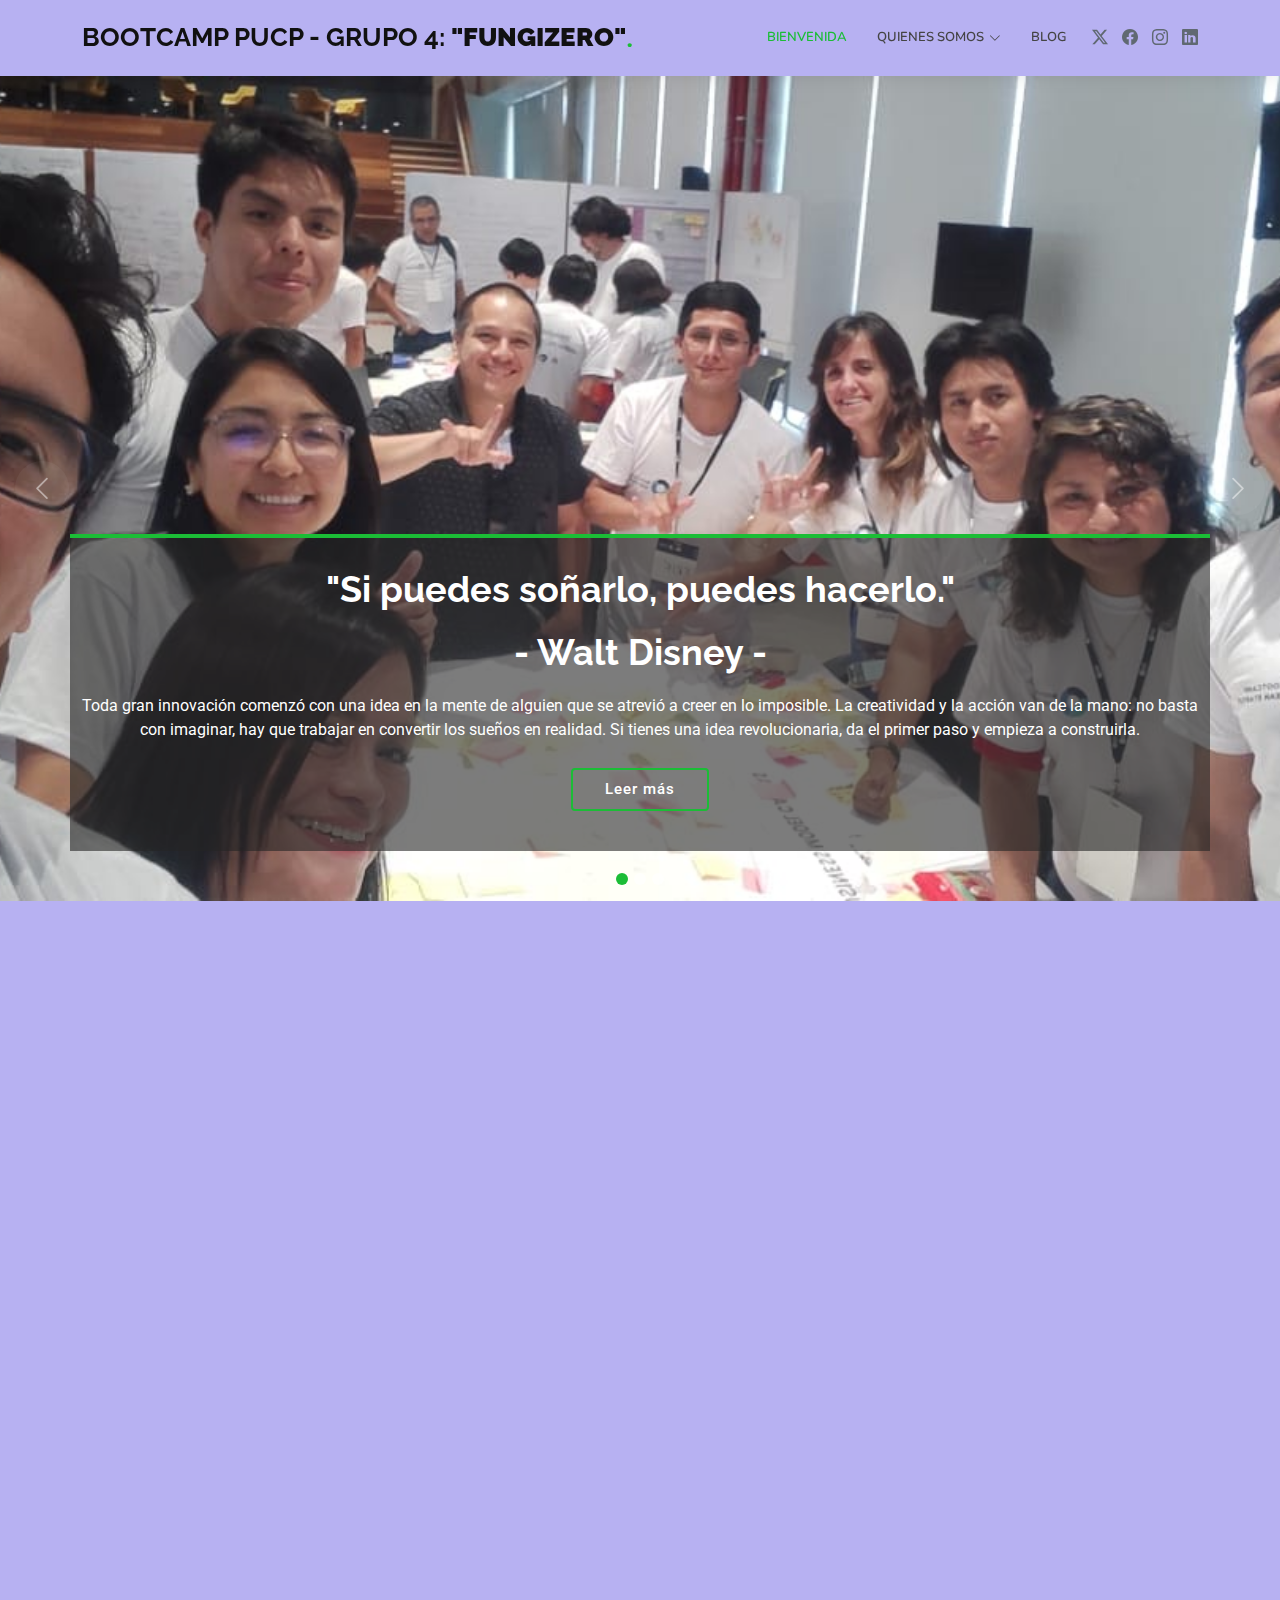
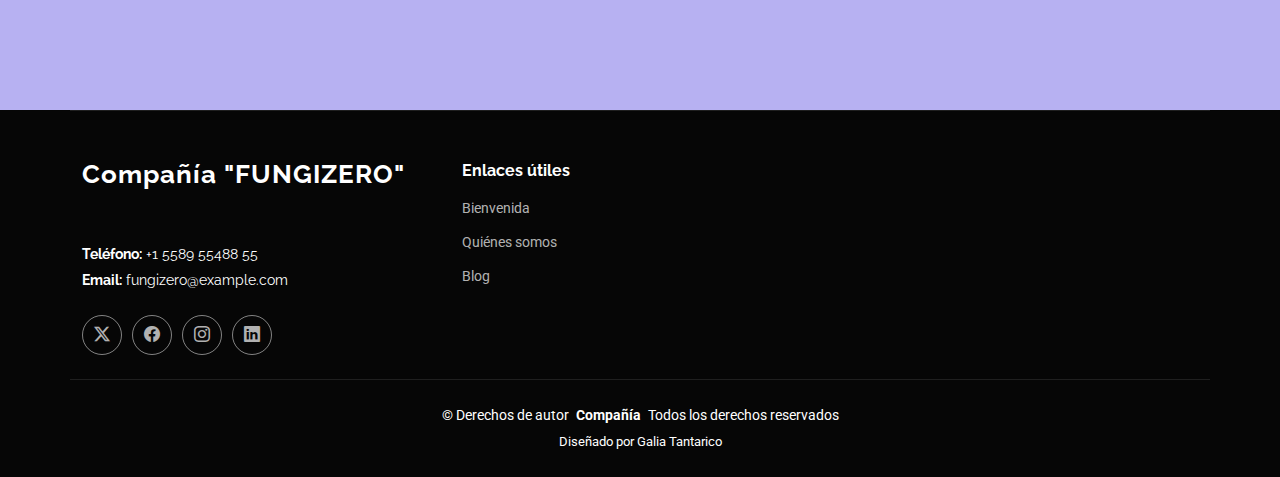
<file: index.html>
<!DOCTYPE html>
<html lang="es">

<head>
  <meta charset="utf-8">
  <meta content="width=device-width, initial-scale=1.0" name="viewport">
  <title>Bootcamp Grupo 4</title>
  <meta name="description" content="">
  <meta name="keywords" content="">

  <!-- Favicons -->
  <link href="assets/img/favicon.png" rel="icon">
  <link href="assets/img/apple-touch-icon.png" rel="apple-touch-icon">

  <!-- Fonts -->
  <link href="https://fonts.googleapis.com" rel="preconnect">
  <link href="https://fonts.gstatic.com" rel="preconnect" crossorigin>
  <link href="https://fonts.googleapis.com/css2?family=Roboto:ital,wght@0,100;0,300;0,400;0,500;0,700;0,900;1,100;1,300;1,400;1,500;1,700;1,900&family=Raleway:ital,wght@0,100;0,200;0,300;0,400;0,500;0,600;0,700;0,800;0,900;1,100;1,200;1,300;1,400;1,500;1,600;1,700;1,800;1,900&family=Nunito:ital,wght@0,200;0,300;0,400;0,500;0,600;0,700;0,800;0,900;1,200;1,300;1,400;1,500;1,600;1,700;1,800;1,900&display=swap" rel="stylesheet">

  <!-- Vendor CSS Files -->
  <link href="assets/vendor/bootstrap/css/bootstrap.min.css" rel="stylesheet">
  <link href="assets/vendor/bootstrap-icons/bootstrap-icons.css" rel="stylesheet">
  <link href="assets/vendor/aos/aos.css" rel="stylesheet">
  <link href="assets/vendor/glightbox/css/glightbox.min.css" rel="stylesheet">
  <link href="assets/vendor/swiper/swiper-bundle.min.css" rel="stylesheet">

  <!-- Main CSS File -->
  <link href="assets/css/main.css" rel="stylesheet">

  <!-- =======================================================
  * Template Name: Company
  * Template URL: https://bootstrapmade.com/company-free-html-bootstrap-template/
  * Updated: Aug 07 2024 with Bootstrap v5.3.3
  * Author: BootstrapMade.com
  * License: https://bootstrapmade.com/license/
  ======================================================== -->
</head>

<body class="index-page">

  <header id="header" class="header d-flex align-items-center sticky-top">
    <div class="container position-relative d-flex align-items-center">

      <a href="index.html" class="logo d-flex align-items-center me-auto">
        <!-- Uncomment the line below if you also wish to use an image logo -->
        <!-- <img src="assets/img/logo.png" alt=""> -->
        <h1 class="sitename">Bootcamp PUCP - Grupo 4: <strong>"FUNGIZERO" </strong></h1><span>.</span>
      </a>

      <nav id="navmenu" class="navmenu">
        <ul>
          <li><a href="#hero" class="active">Bienvenida</a></li>
          <li class="dropdown"><a href="about.html"><span>Quienes somos</span> <i class="bi bi-chevron-down toggle-dropdown"></i></a>
            <ul>
              <li><a href="team.html">Equipo</a></li>
         <!--   <li><a href="testimonials.html">Testimonios</a></li>
              <li class="dropdown"><a href="#"><span>Menú desplegable</span> <i class="bi bi-chevron-down toggle-dropdown"></i></a>
                <ul>
                  <li><a href="#">Tema 1</a></li>
                  <li><a href="#">Tema 2</a></li>
                  <li><a href="#">Tema 3</a></li>
                  <li><a href="#">Tema 4</a></li>
                  <li><a href="#">Tema 5</a></li>
                </ul>
              </li>  -->
            </ul>
          </li>
         <!-- <li><a href="services.html">Servicios</a></li>
          <li><a href="portfolio.html">Portafolio</a></li>
          <li><a href="pricing.html">Precios</a></li> 
          
         <li><a href="contact.html">Contacto</a></li> -->
         <li><a href="blog.html">BLOG</a></li>
        </ul>
        <i class="mobile-nav-toggle d-xl-none bi bi-list"></i>
      </nav>

      <div class="header-social-links">
        <a href="#" class="twitter"><i class="bi bi-twitter-x"></i></a>
        <a href="#" class="facebook"><i class="bi bi-facebook"></i></a>
        <a href="#" class="instagram"><i class="bi bi-instagram"></i></a>
        <a href="#" class="linkedin"><i class="bi bi-linkedin"></i></a>
      </div>

    </div>
  </header>

  <main class="main">

    <!-- Hero Section -->
    <section id="hero" class="hero section dark-background">

      <div id="hero-carousel" class="carousel slide carousel-fade" data-bs-ride="carousel" data-bs-interval="5000">

        <div class="carousel-item active">
          <img src="Imagen/carrusel/Grupo 4.jpg" alt="">
          <div class="container">
            <h2>"Si puedes soñarlo, puedes hacerlo."</h2>
            <h2> - Walt Disney -</h2>
            <p>Toda gran innovación comenzó con una idea en la mente de alguien que se atrevió a creer en lo imposible. La creatividad y la acción van de la mano: no basta con imaginar, hay que trabajar en convertir los sueños en realidad. Si tienes una idea revolucionaria, da el primer paso y empieza a construirla.</p>
            <a href="about.html" class="btn-get-started">Leer más</a>
          </div>
        </div><!-- End Carousel Item -->

        <div class="carousel-item">
          <img src="Imagen/carrusel/grupo-4-3.jpg" alt="">
          <div class="container">
            <h2>"La innovación distingue a los líderes de los seguidores." </h2>
            <h2> - Steve Jobs -</h2>
            <p>La innovación no es solo una opción, sino una necesidad para quienes desean marcar la diferencia. No solo sigas las tendencias; hay que crearlas. Los grandes líderes se atreven a pensar fuera de lo convencional, a desafiar lo establecido. Si deseas sobresalir,¡ Atrévete a innovar!.</p>
            <a href="about.html" class="btn-get-started">Leer más</a>
          </div>
        </div><!-- End Carousel Item -->

        <div class="carousel-item">
          <img src="Imagen/carrusel/grupo-4-2.jpg" alt="">
          <div class="container">
            <h2>"El mejor modo de predecir el futuro es creándolo."</h2>
            <h2> - Peter Drucker -</h2>
            <p>El futuro no es algo que simplemente sucede; es algo que podemos moldear con nuestras acciones y decisiones. En lugar de esperar que las oportunidades lleguen, los innovadores las crean. Al desarrollar nuevas ideas, productos o procesos, estás contribuyendo activamente a dar forma al mañana.</p>
            <a href="about.html" class="btn-get-started">Leer más</a>
          </div>
        </div><!-- End Carousel Item -->

        <a class="carousel-control-prev" href="#hero-carousel" role="button" data-bs-slide="prev">
          <span class="carousel-control-prev-icon bi bi-chevron-left" aria-hidden="true"></span>
        </a>

        <a class="carousel-control-next" href="#hero-carousel" role="button" data-bs-slide="next">
          <span class="carousel-control-next-icon bi bi-chevron-right" aria-hidden="true"></span>
        </a>

        <ol class="carousel-indicators"></ol>

      </div>

    </section><!-- /Hero Section -->

    <!-- About Section -->
    <section id="about" class="about section">

      <div class="container">

        <div class="row position-relative">

          <div class="col-lg-7 about-img" data-aos="zoom-out" data-aos-delay="200"><img src="Imagen/carrusel/grupo-4-4.jpg"></div>

          <div class="col-lg-7" data-aos="fade-up" data-aos-delay="100">
            <h2 class="inner-title">Del Aula a la Innovación: Nuestra Historia</h2>
            <div class="our-story">
              <h4>Marzo 2025</h4>
              <p></p>
              <h3> ¡Hola!, somos el “Grupo 4"</h3>
            <p>Nos hemos reunido un grupo de profesores y estudiantes con el propósito convertir ideas en soluciones reales. Provenientes de distintas disciplinas,desde ingeniería, arquitectura, gestión hasta diseño y tecnología, compartimos una meta común: crear, aprender y emprender.Con la metodología Lean Startup como brújula, nació el Bootcamp de Innovación. que para nosotros se convierte en un espacio de aprendizaje, creatividad y crecimiento.
                </p>
             <!--  <ul>
                <li><i class="bi bi-check-circle"></i> <span>Ullamco laboris nisi ut aliquip ex ea commo</span></li>
                <li><i class="bi bi-check-circle"></i> <span>Duis aute irure dolor in reprehenderit in</span></li>
                <li><i class="bi bi-check-circle"></i> <span>Ullamco laboris nisi ut aliquip ex ea</span></li>
              </ul>
              <p>Vitae autem velit excepturi fugit. Animi ad non. Eligendi et non nesciunt suscipit repellendus porro in quo eveniet. Molestias in maxime doloremque.</p>

              <div class="watch-video d-flex align-items-center position-relative">
                <i class="bi bi-play-circle"></i>
                <a href="https://www.youtube.com/watch?v=Y7f98aduVJ8" class="glightbox stretched-link">Watch Video</a>
              </div> -->
            </div>
          </div>

        </div>

      </div>

    </section><!-- /About Section -->

    <!-- Services Section --

    <section id="services" class="services section light-background">
      <div class="container section-title" data-aos="fade-up">
        <h2>Servicios</h2> -->
        <!-- <p>Necessitatibus eius consequatur ex aliquid fuga eum quidem sint consectetur velit</p> -->
      </div>
      
      <!-- End Section Title --
      <div class="container">

        <div class="row gy-4">

          <div class="col-lg-4 col-md-6" data-aos="fade-up" data-aos-delay="100">
            <div class="service-item item-cyan position-relative">
              <div class="icon">
               <svg width="100" height="100" viewBox="0 0 600 600" xmlns="http://www.w3.org/2000/svg">
                  <path stroke="none" stroke-width="0" fill="#f5f5f5" d="M300,521.0016835830174C376.1290562159157,517.8887921683347,466.0731472004068,529.7835943286574,510.70327084640275,468.03025145048787C554.3714126377745,407.6079735673963,508.03601936045806,328.9844924480964,491.2728898941984,256.3432110539036C474.5976632858925,184.082847569629,479.9380746630129,96.60480741107993,416.23090153303,58.64404602377083C348.86323505073057,18.502131276798302,261.93793281208167,40.57373210992963,193.5410806939664,78.93577620505333C130.42746243093433,114.334589627462,98.30271207620316,179.96522072025542,76.75703585869454,249.04625023123273C51.97151888228291,328.5150500222984,13.704378332031375,421.85034740162234,66.52175969318436,486.19268352777647C119.04800174914682,550.1803526380478,217.28368757567262,524.383925680826,300,521.0016835830174"></path>
                </svg> 
                <i class="bi bi-activity"></i>
              </div>
              <a href="service-details.html" class="stretched-link">
                <h3>Transporte</h3>
              </a>
              <p>LLegamos a todo el Perú</p>
            </div>  
          </div>   -->
          
          <!-- End Service Item --

          <div class="col-lg-4 col-md-6" data-aos="fade-up" data-aos-delay="200">
            <div class="service-item item-orange position-relative">
              <div class="icon">
                <svg width="100" height="100" viewBox="0 0 600 600" xmlns="http://www.w3.org/2000/svg">
                  <path stroke="none" stroke-width="0" fill="#f5f5f5" d="M300,582.0697525312426C382.5290701553225,586.8405444964366,449.9789794690241,525.3245884688669,502.5850820975895,461.55621195738473C556.606425686781,396.0723002908107,615.8543463187945,314.28637112970534,586.6730223649479,234.56875336149918C558.9533121215079,158.8439757836574,454.9685369536778,164.00468322053177,381.49747125262974,130.76875717737553C312.15926192815925,99.40240125094834,248.97055460311594,18.661163978235184,179.8680185752513,50.54337015887873C110.5421016452524,82.52863877960104,119.82277516462835,180.83849132639028,109.12597500060166,256.43424936330496C100.08760227029461,320.3096726198365,92.17705696193138,384.0621239912766,124.79988738764834,439.7174275375508C164.83382741302287,508.01625554203684,220.96474134820875,577.5009287672846,300,582.0697525312426"></path>
                </svg>
                <i class="bi bi-broadcast"></i>
              </div>
              <a href="service-details.html" class="stretched-link">
                <h3>Servicio 2</h3>
              </a>
              <p>En construcción.</p>
            </div>  

          </div>  -->
          
          <!-- End Service Item --

          <div class="col-lg-4 col-md-6" data-aos="fade-up" data-aos-delay="300">
            <div class="service-item item-teal position-relative">
              <div class="icon">
                <svg width="100" height="100" viewBox="0 0 600 600" xmlns="http://www.w3.org/2000/svg">
                  <path stroke="none" stroke-width="0" fill="#f5f5f5" d="M300,541.5067337569781C382.14930387511276,545.0595476570109,479.8736841581634,548.3450877840088,526.4010558755058,480.5488172755941C571.5218469581645,414.80211281144784,517.5187510058486,332.0715597781072,496.52539010469104,255.14436215662573C477.37192572678356,184.95920475031193,473.57363656557914,105.61284051026155,413.0603344069578,65.22779650032875C343.27470386102294,18.654635553484475,251.2091493199835,5.337323636656869,175.0934190732945,40.62881213300186C97.87086631185822,76.43348514350839,51.98124368387456,156.15599469081315,36.44837278890362,239.84606092416172C21.716077023791087,319.22268207091537,43.775223500013084,401.1760424656574,96.891909868211,461.97329694683043C147.22146801428983,519.5804099606455,223.5754009179313,538.201503339737,300,541.5067337569781"></path>
                </svg>
                <i class="bi bi-easel"></i>
              </div>
              <a href="service-details.html" class="stretched-link">
                <h3>Servicio 3</h3>
              </a>
              <p>En construcción.</p>
            </div>
          </div> -->
          
          <!-- End Service Item -->

         <!-- <div class="col-lg-4 col-md-6" data-aos="fade-up" data-aos-delay="400">
            <div class="service-item item-red position-relative">
              <div class="icon">
                <svg width="100" height="100" viewBox="0 0 600 600" xmlns="http://www.w3.org/2000/svg">
                  <path stroke="none" stroke-width="0" fill="#f5f5f5" d="M300,503.46388370962813C374.79870501325706,506.71871716319447,464.8034551963731,527.1746412648533,510.4981551193396,467.86667711651364C555.9287308511215,408.9015244558933,512.6030010748507,327.5744911775523,490.211057578863,256.5855673507754C471.097692560561,195.9906835881958,447.69079081568157,138.11976852964426,395.19560036434837,102.3242989838813C329.3053358748298,57.3949838291264,248.02791733380457,8.279543830951368,175.87071277845988,42.242879143198664C103.41431057327972,76.34704239035025,93.79494320519305,170.9812938413882,81.28167332365135,250.07896920659033C70.17666984294237,320.27484674793965,64.84698225790005,396.69656628748305,111.28512138212992,450.4950937839243C156.20124167950087,502.5303643271138,231.32542653798444,500.4755392045468,300,503.46388370962813"></path>
                </svg>
                <i class="bi bi-bounding-box-circles"></i>
              </div>
              <a href="service-details.html" class="stretched-link">
                <h3>Asperiores Commodit</h3>
              </a>
              <p>Non et temporibus minus omnis sed dolor esse consequatur. Cupiditate sed error ea fuga sit provident adipisci neque.</p>
              <a href="service-details.html" class="stretched-link"></a>
            </div> 
          </div>  -->
          <!-- End Service Item -->

         <!-- <div class="col-lg-4 col-md-6" data-aos="fade-up" data-aos-delay="500">
            <div class="service-item item-indigo position-relative">
              <div class="icon">
                <svg width="100" height="100" viewBox="0 0 600 600" xmlns="http://www.w3.org/2000/svg">
                  <path stroke="none" stroke-width="0" fill="#f5f5f5" d="M300,532.3542879108572C369.38199826031484,532.3153073249985,429.10787420159085,491.63046689027357,474.5244479745417,439.17860296908856C522.8885846962883,383.3225815378663,569.1668002868075,314.3205725914397,550.7432151929288,242.7694973846089C532.6665558377875,172.5657663291529,456.2379748765914,142.6223662098291,390.3689995646985,112.34683881706744C326.66090330228417,83.06452184765237,258.84405631176094,53.51806209861945,193.32584062364296,78.48882559362697C121.61183558270385,105.82097193414197,62.805066853699245,167.19869350419734,48.57481801355237,242.6138429142374C34.843463184063346,315.3850353017275,76.69343916112496,383.4422959591041,125.22947124332185,439.3748458443577C170.7312796277747,491.8107796887764,230.57421082200815,532.3932930995766,300,532.3542879108572"></path>
                </svg>
                <i class="bi bi-calendar4-week icon"></i>
              </div>
              <a href="service-details.html" class="stretched-link">
                <h3>Velit Doloremque</h3>
              </a>
              <p>Cumque et suscipit saepe. Est maiores autem enim facilis ut aut ipsam corporis aut. Sed animi at autem alias eius labore.</p>
              <a href="service-details.html" class="stretched-link"></a>
            </div> 
          </div>  -->
          <!-- End Service Item -->

          <!-- <div class="col-lg-4 col-md-6" data-aos="fade-up" data-aos-delay="600">
            <div class="service-item item-pink position-relative">
              <div class="icon">
                <svg width="100" height="100" viewBox="0 0 600 600" xmlns="http://www.w3.org/2000/svg">
                  <path stroke="none" stroke-width="0" fill="#f5f5f5" d="M300,566.797414625762C385.7384707136149,576.1784315230908,478.7894351017131,552.8928747891023,531.9192734346935,484.94944893311C584.6109503024035,417.5663521118492,582.489472248146,322.67544863468447,553.9536738515405,242.03673114598146C529.1557734026468,171.96086150256528,465.24506316201064,127.66468636344209,395.9583748389544,100.7403814666027C334.2173773831606,76.7482773500951,269.4350130405921,84.62216499799875,207.1952322260088,107.2889140133804C132.92018162631612,134.33871894543012,41.79353780512637,160.00259165414826,22.644507872594943,236.69541883565114C3.319112789854554,314.0945973066697,72.72355303640163,379.243833228382,124.04198916343866,440.3218312028393C172.9286146004772,498.5055451809895,224.45579914871206,558.5317968840102,300,566.797414625762"></path>
                </svg>
                <i class="bi bi-chat-square-text"></i>
              </div>
              <a href="service-details.html" class="stretched-link">
                <h3>Dolori Architecto</h3>
              </a>
              <p>Hic molestias ea quibusdam eos. Fugiat enim doloremque aut neque non et debitis iure. Corrupti recusandae ducimus enim.</p>
              <a href="service-details.html" class="stretched-link"></a>
            </div> 
          </div>  -->
          <!-- End Service Item --

        </div>

      </div> 

    </section>    -->
    <!-- /Services Section -->

    <!-- Portfolio Section --
    <section id="portfolio" class="portfolio section">  -->

      <!-- Section Title -->
   <!--   <div class="container section-title" data-aos="fade-up">
        <h2>Portafolio</h2>
        <p>En construcción</p>
      </div>    -->
      <!-- End Section Title --

      <div class="container"> 

        <div class="isotope-layout" data-default-filter="*" data-layout="masonry" data-sort="original-order">
        -->
    <!--      <ul class="portfolio-filters isotope-filters" data-aos="fade-up" data-aos-delay="100">
            <li data-filter="*" class="filter-active">All</li>
            <li data-filter=".filter-app">App</li>
            <li data-filter=".filter-product">Card</li>
            <li data-filter=".filter-branding">Web</li> 
          </ul>   -->
          <!-- End Portfolio Filters --

          <div class="row gy-4 isotope-container" data-aos="fade-up" data-aos-delay="200">

            <div class="col-lg-4 col-md-6 portfolio-item isotope-item filter-app">
              <img src="Imagen/productos/producto1.png" class="img-fluid" alt="">
              <div class="portfolio-info">
                <h4>Producto 1</h4>
                <p>Fertilizante orgánico - saco</p>
                <a href="Imagen/productos/producto1.png" title="Fertilizante orgánico (saco)" data-gallery="portfolio-gallery-app" class="glightbox preview-link"><i class="bi bi-zoom-in"></i></a>
                <a href="portfolio-details.html" title="More Details" class="details-link"><i class="bi bi-link-45deg"></i></a>
              </div>   
            </div>  -->
            <!-- End Portfolio Item --
             >

            <div class="col-lg-4 col-md-6 portfolio-item isotope-item filter-product">
              <img src="Imagen/productos/producto2.png" class="img-fluid" alt="">
              <div class="portfolio-info">
                <h4>Product0 2</h4>
                <p>Fertilizante orgánico - bolsa</p>
                <a href="Imagen/productos/producto2.png" title="Fertilizante orgánico (bolsa)" data-gallery="portfolio-gallery-product" class="glightbox preview-link"><i class="bi bi-zoom-in"></i></a>
                <a href="portfolio-details.html" title="More Details" class="details-link"><i class="bi bi-link-45deg"></i></a>
              </div>
            </div>    -->
            <!-- End Portfolio Item --

            <div class="col-lg-4 col-md-6 portfolio-item isotope-item filter-branding"> -->
    <!--          <img src="assets/img/masonry-portfolio/masonry-portfolio-3.jpg" class="img-fluid" alt="">
              <div class="portfolio-info">
                <h4>Branding 1</h4>
                <p>Lorem ipsum, dolor sit</p>
                <a href="assets/img/masonry-portfolio/masonry-portfolio-3.jpg" title="Branding 1" data-gallery="portfolio-gallery-branding" class="glightbox preview-link"><i class="bi bi-zoom-in"></i></a>
                <a href="portfolio-details.html" title="More Details" class="details-link"><i class="bi bi-link-45deg"></i></a>
              </div>    -->
            </div><!-- End Portfolio Item -->

    <!--        <div class="col-lg-4 col-md-6 portfolio-item isotope-item filter-app">
              <img src="assets/img/masonry-portfolio/masonry-portfolio-4.jpg" class="img-fluid" alt="">
              <div class="portfolio-info">
                <h4>App 2</h4>
                <p>Lorem ipsum, dolor sit</p>
                <a href="assets/img/masonry-portfolio/masonry-portfolio-4.jpg" title="App 2" data-gallery="portfolio-gallery-app" class="glightbox preview-link"><i class="bi bi-zoom-in"></i></a>
                <a href="portfolio-details.html" title="More Details" class="details-link"><i class="bi bi-link-45deg"></i></a>
              </div>      -->
            </div><!-- End Portfolio Item -->

  <!--          <div class="col-lg-4 col-md-6 portfolio-item isotope-item filter-product">
              <img src="assets/img/masonry-portfolio/masonry-portfolio-5.jpg" class="img-fluid" alt="">
              <div class="portfolio-info">
                <h4>Product 2</h4>
                <p>Lorem ipsum, dolor sit</p>
                <a href="assets/img/masonry-portfolio/masonry-portfolio-5.jpg" title="Product 2" data-gallery="portfolio-gallery-product" class="glightbox preview-link"><i class="bi bi-zoom-in"></i></a>
                <a href="portfolio-details.html" title="More Details" class="details-link"><i class="bi bi-link-45deg"></i></a>
              </div>        -->
            </div><!-- End Portfolio Item -->

   <!--         <div class="col-lg-4 col-md-6 portfolio-item isotope-item filter-branding">
              <img src="assets/img/masonry-portfolio/masonry-portfolio-6.jpg" class="img-fluid" alt="">
              <div class="portfolio-info">
                <h4>Branding 2</h4>
                <p>Lorem ipsum, dolor sit</p>
                <a href="assets/img/masonry-portfolio/masonry-portfolio-6.jpg" title="Branding 2" data-gallery="portfolio-gallery-branding" class="glightbox preview-link"><i class="bi bi-zoom-in"></i></a>
                <a href="portfolio-details.html" title="More Details" class="details-link"><i class="bi bi-link-45deg"></i></a>
              </div>        -->
            </div><!-- End Portfolio Item -->

  <!--          <div class="col-lg-4 col-md-6 portfolio-item isotope-item filter-app">
              <img src="assets/img/masonry-portfolio/masonry-portfolio-7.jpg" class="img-fluid" alt="">
              <div class="portfolio-info">
                <h4>App 3</h4>
                <p>Lorem ipsum, dolor sit</p>
                <a href="assets/img/masonry-portfolio/masonry-portfolio-7.jpg" title="App 3" data-gallery="portfolio-gallery-app" class="glightbox preview-link"><i class="bi bi-zoom-in"></i></a>
                <a href="portfolio-details.html" title="More Details" class="details-link"><i class="bi bi-link-45deg"></i></a>
              </div>        -->
            </div><!-- End Portfolio Item -->

  <!--          <div class="col-lg-4 col-md-6 portfolio-item isotope-item filter-product">
              <img src="assets/img/masonry-portfolio/masonry-portfolio-8.jpg" class="img-fluid" alt="">
              <div class="portfolio-info">
                <h4>Product 3</h4>
                <p>Lorem ipsum, dolor sit</p>
                <a href="assets/img/masonry-portfolio/masonry-portfolio-8.jpg" title="Product 3" data-gallery="portfolio-gallery-product" class="glightbox preview-link"><i class="bi bi-zoom-in"></i></a>
                <a href="portfolio-details.html" title="More Details" class="details-link"><i class="bi bi-link-45deg"></i></a>
              </div>        -->
            </div><!-- End Portfolio Item -->

  <!--          <div class="col-lg-4 col-md-6 portfolio-item isotope-item filter-branding">
              <img src="assets/img/masonry-portfolio/masonry-portfolio-9.jpg" class="img-fluid" alt="">
              <div class="portfolio-info">
                <h4>Branding 3</h4>
                <p>Lorem ipsum, dolor sit</p>
                <a href="assets/img/masonry-portfolio/masonry-portfolio-9.jpg" title="Branding 2" data-gallery="portfolio-gallery-branding" class="glightbox preview-link"><i class="bi bi-zoom-in"></i></a>
                <a href="portfolio-details.html" title="More Details" class="details-link"><i class="bi bi-link-45deg"></i></a>
              </div>          -->
            </div><!-- End Portfolio Item -->

          </div><!-- End Portfolio Container -->

        </div>

      </div>

    </section><!-- /Portfolio Section -->

    <!-- Clients Section --
    <section id="clients" class="clients section"> -->

      <!-- Section Title --
      <div class="container section-title" data-aos="fade-up">
        <h2>Clientes</h2>
        <p>En construcción</p>
      </div>    -->
      <!-- End Section Title --

      <div class="container" data-aos="fade-up" data-aos-delay="100">

            <div class="row g-0 clients-wrap">    -->

 <!--         <div class="col-xl-3 col-md-4 client-logo">
            <img src="assets/img/clients/client-1.png" class="img-fluid" alt="">   
          </div>      -->       <!-- End Client Item -->

 <!--           <div class="col-xl-3 col-md-4 client-logo">
            <img src="Imagen/clientes/cliente-4.png" class="img-fluid" alt="">     
          </div>      -->    
             <!-- End Client Item --

          <div class="col-xl-3 col-md-4 client-logo">
            <img src="assets/img/clients/client-3.png" class="img-fluid" alt="">
          </div>    -->
          <!-- End Client Item --

     <div class="col-xl-3 col-md-4 client-logo">
            <img src="Imagen/clientes/cliente-4.png" class="img-fluid" alt="">      
          </div>  -->
          <!-- End Client Item --

          <div class="col-xl-3 col-md-4 client-logo">
            <img src="assets/img/clients/client-5.png" class="img-fluid" alt="">      
          </div>  -->
          <!-- End Client Item --

          <div class="col-xl-3 col-md-4 client-logo">
            <img src="Imagen/clientes/client-6.png" class="img-fluid" alt="">     
          </div>    -->
          <!-- End Client Item -->

   <!--        <div class="col-xl-3 col-md-4 client-logo">
            <img src="assets/img/clients/client-7.png" class="img-fluid" alt="">      -->
          </div><!-- End Client Item -->

   <!--        <div class="col-xl-3 col-md-4 client-logo">
            <img src="assets/img/clients/client-8.png" class="img-fluid" alt="">      -->
          </div><!-- End Client Item -->

        </div>

      </div>

    </section><!-- /Clients Section -->

  </main>

  <footer id="footer" class="footer dark-background">

    <div class="container footer-top">
      <div class="row gy-4">
        <div class="col-lg-4 col-md-6 footer-about">
          <a href="index.html" class="logo d-flex align-items-center">
            <span class="sitename">Compañía "FUNGIZERO"</span>
          </a>
          <div class="footer-contact pt-3">
         <!--   <p>A108 Adam Street</p>
            <p>New York, NY 535022</p> -->
            <p class="mt-3"><strong>Teléfono:</strong> <span>+1 5589 55488 55</span></p>
            <p><strong>Email:</strong> <span>fungizero@example.com</span></p>
          </div>
          <div class="social-links d-flex mt-4">
            <a href=""><i class="bi bi-twitter-x"></i></a>
            <a href=""><i class="bi bi-facebook"></i></a>
            <a href=""><i class="bi bi-instagram"></i></a>
            <a href=""><i class="bi bi-linkedin"></i></a>
          </div>
        </div>

        <div class="col-lg-2 col-md-3 footer-links">
          <h4>Enlaces útiles</h4>
          <ul>
            <li><a href="#">Bienvenida</a></li>
            <li><a href="#">Quiénes somos</a></li>
            <li><a href="#">Blog</a></li>
         <!--   <li><a href="#">Términos del servicio</a></li>
            <li><a href="#">Política de privacidad</a></li> -->
          </ul>
        </div>

     <!--   <div class="col-lg-2 col-md-3 footer-links">
          <h4>Nuestros servicios</h4>
          <ul>
            <li><a href="#">Transporte</a></li>
            <li><a href="#">Servicio 2</a></li>
            <li><a href="#">Servicio 3</a></li>
            <li><a href="#">Servicio 3</a></li>
            <li><a href="#">Graphic Design</a></li>
          </ul>
        </div>

        <div class="col-lg-4 col-md-12 footer-newsletter">
          <h4>Nuestro boletín</h4>
          <p>¡Suscríbete a nuestro boletín y recibe las últimas novedades sobre nuestros productos y servicios!</p>
          <form action="forms/newsletter.php" method="post" class="php-email-form">
            <div class="newsletter-form"><input type="email" name="email"><input type="submit" value="Subscribe"></div>
            <div class="loading">Cargando</div>
            <div class="error-message"></div>
            <div class="sent-message">Su solicitud de suscripción ha sido enviada. ¡Gracias!</div>
          </form>
        </div> -->


      </div>
    </div>

    <div class="container copyright text-center mt-4">
      <p>© <span>Derechos de autor</span> <strong class="px-1 sitename">Compañía</strong> <span>Todos los derechos reservados</span></p>
      <div class="credits">
        <!-- All the links in the footer should remain intact. -->
        <!-- You can delete the links only if you've purchased the pro version. -->
        <!-- Licensing information: https://bootstrapmade.com/license/ -->
        <!-- Purchase the pro version with working PHP/AJAX contact form: [buy-url] -->
        Diseñado por Galia Tantarico
      </div>
    </div>

  </footer>

  <!-- Scroll Top -->
  <a href="#" id="scroll-top" class="scroll-top d-flex align-items-center justify-content-center"><i class="bi bi-arrow-up-short"></i></a>

  <!-- Preloader -->
  <div id="preloader"></div>

  <!-- Vendor JS Files -->
  <script src="assets/vendor/bootstrap/js/bootstrap.bundle.min.js"></script>
  <script src="assets/vendor/php-email-form/validate.js"></script>
  <script src="assets/vendor/aos/aos.js"></script>
  <script src="assets/vendor/glightbox/js/glightbox.min.js"></script>
  <script src="assets/vendor/imagesloaded/imagesloaded.pkgd.min.js"></script>
  <script src="assets/vendor/isotope-layout/isotope.pkgd.min.js"></script>
  <script src="assets/vendor/waypoints/noframework.waypoints.js"></script>
  <script src="assets/vendor/swiper/swiper-bundle.min.js"></script> 

  <!-- Main JS File -->
  <script src="assets/js/main.js"></script> 

</body>

</html>
</file>
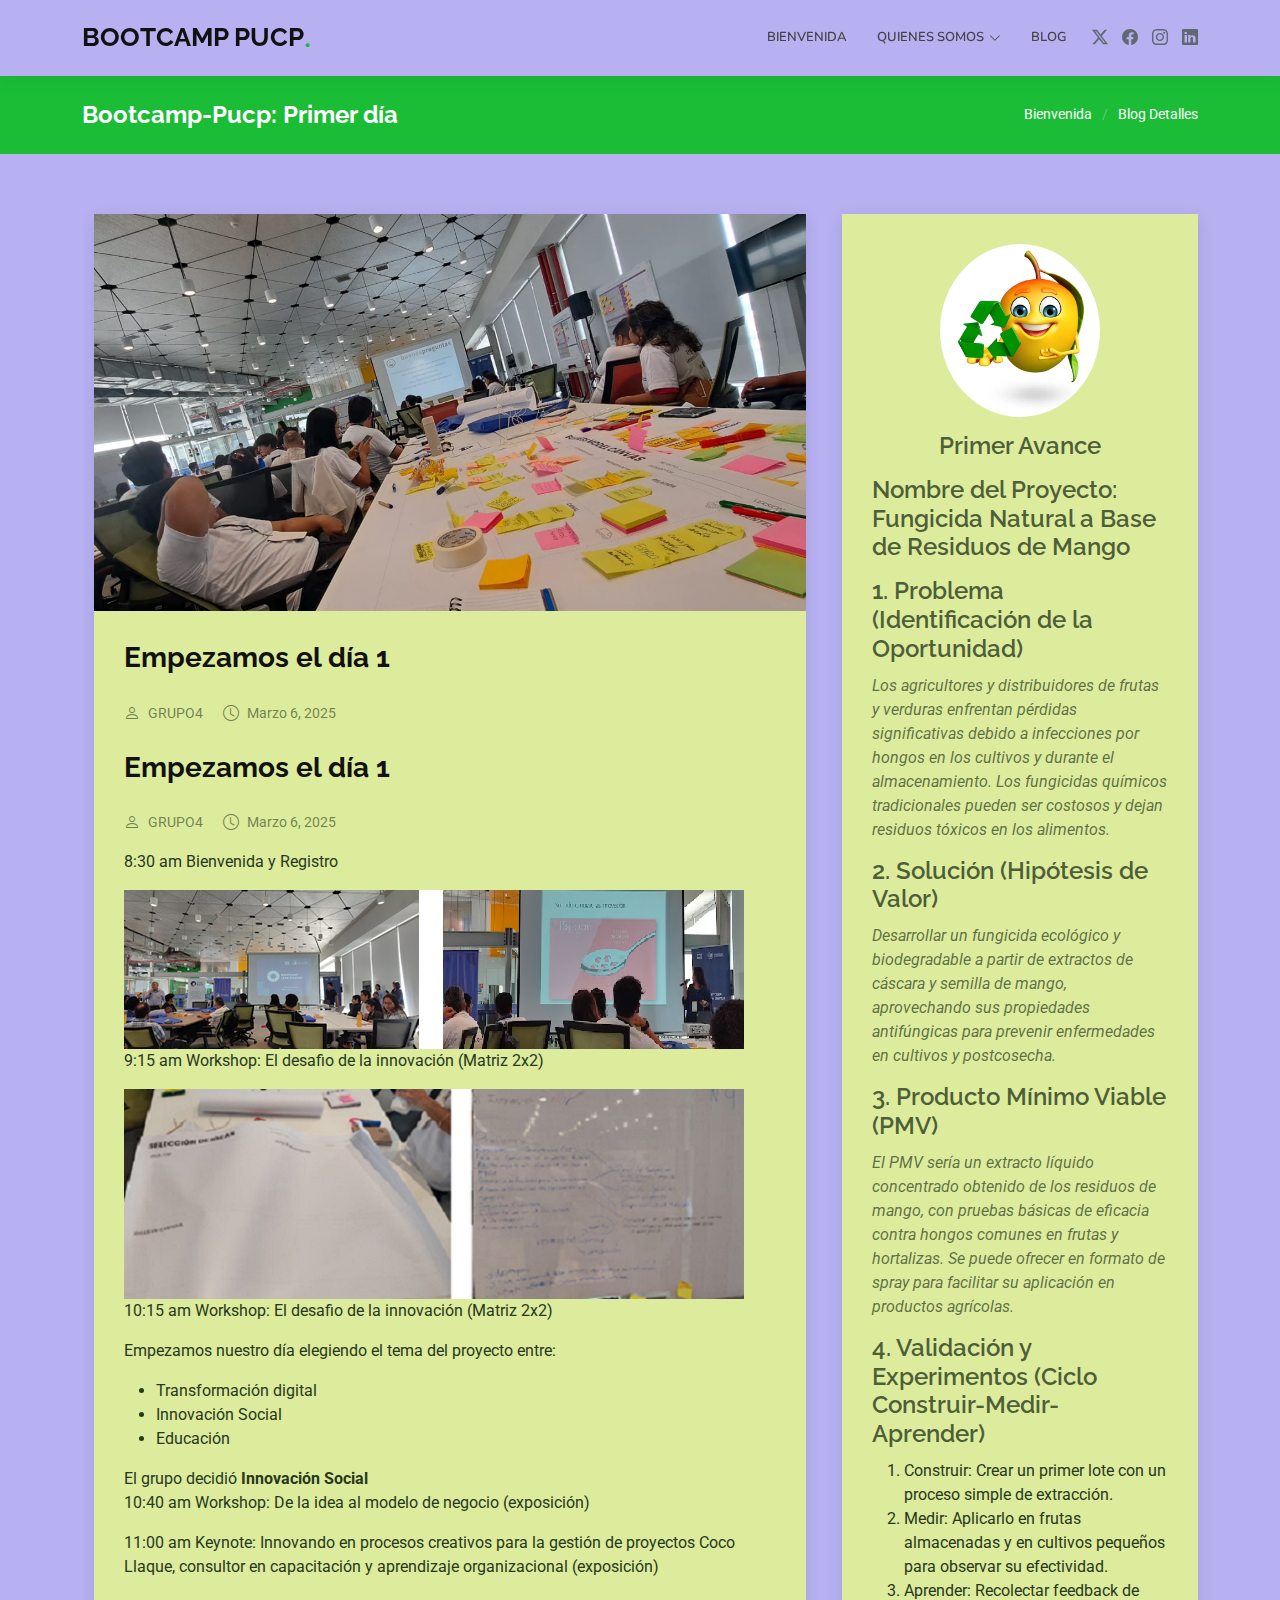
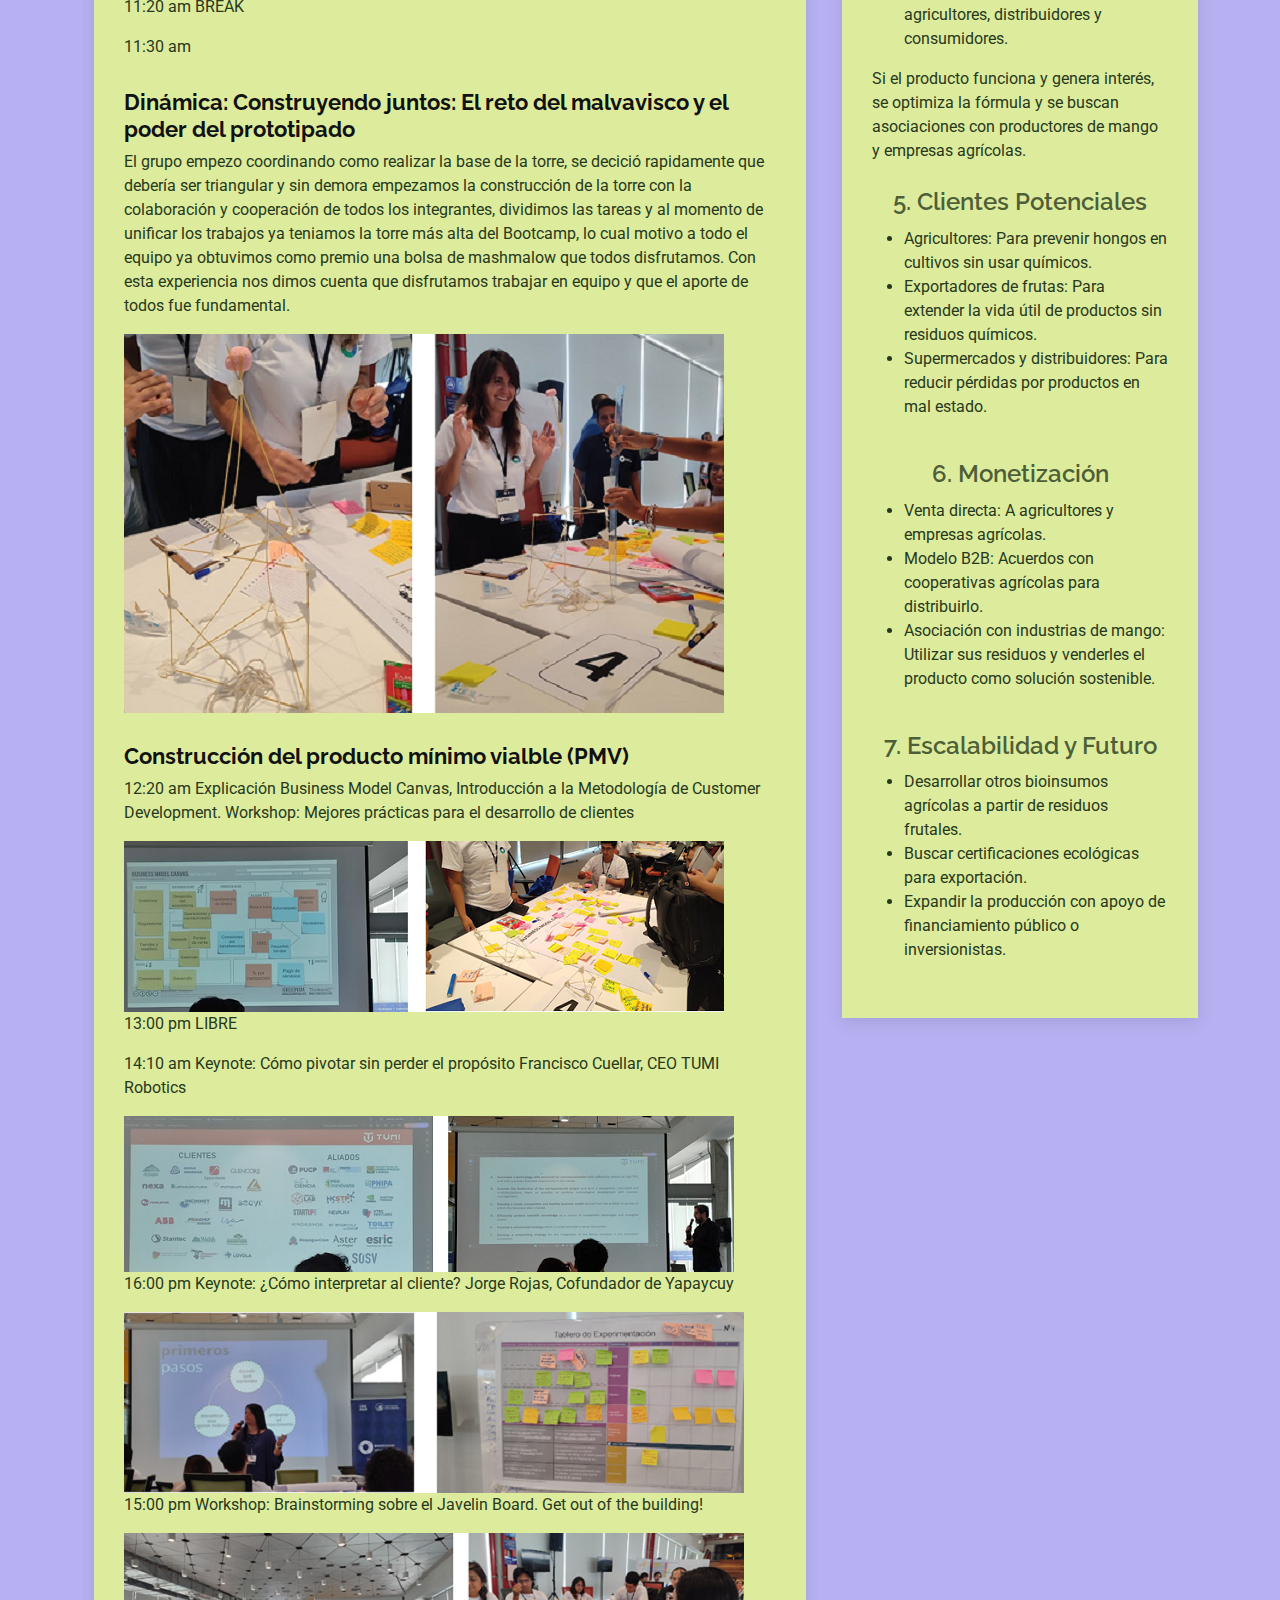
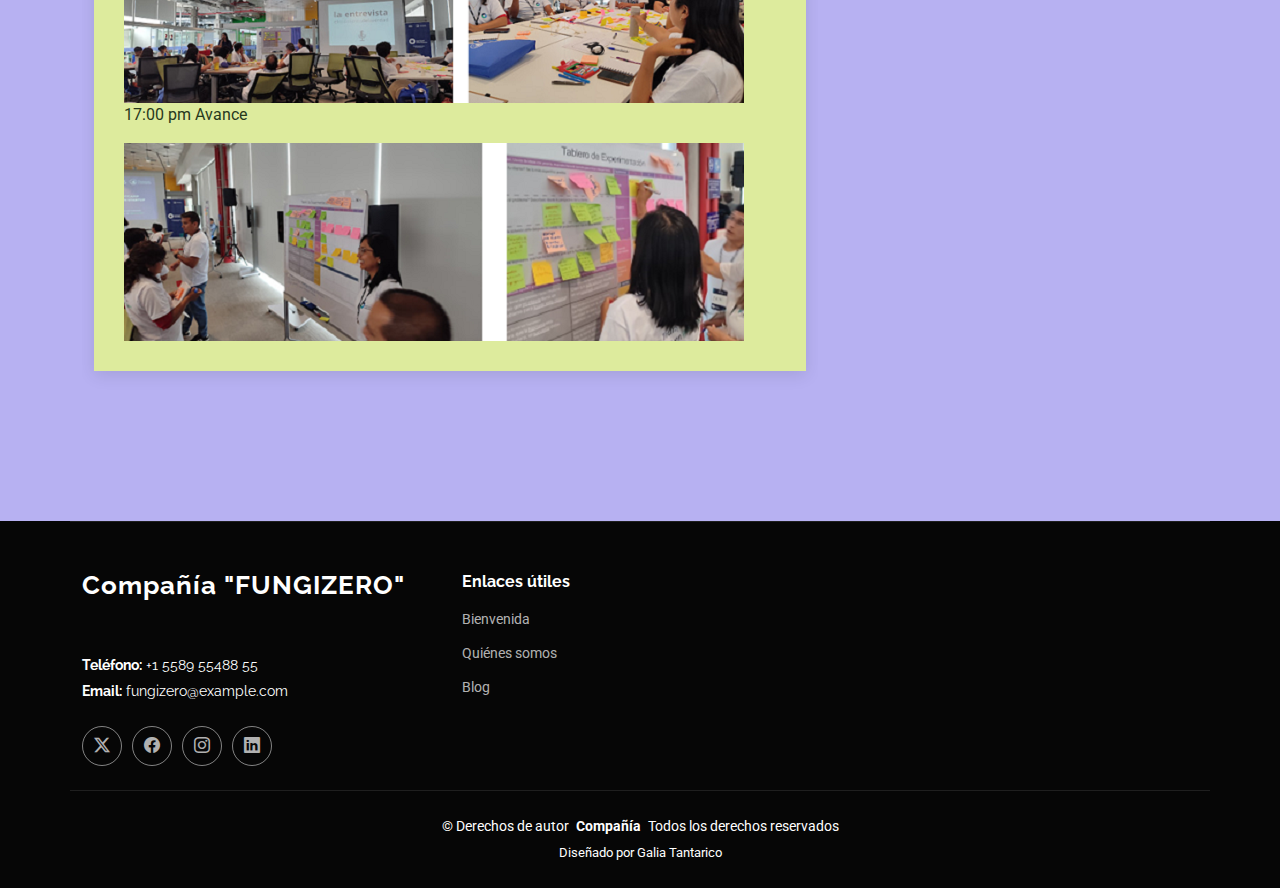
<file: blog-details.html>
<!DOCTYPE html>
<html lang="es">

<head>
  <meta charset="utf-8">
  <meta content="width=device-width, initial-scale=1.0" name="viewport">
  <title>Primer día - Bootcap Pucp</title>
  <meta name="description" content="">
  <meta name="keywords" content="">

  <!-- Favicons -->
  <link href="assets/img/favicon.png" rel="icon">
  <link href="assets/img/apple-touch-icon.png" rel="apple-touch-icon">

  <!-- Fonts -->
  <link href="https://fonts.googleapis.com" rel="preconnect">
  <link href="https://fonts.gstatic.com" rel="preconnect" crossorigin>
  <link href="https://fonts.googleapis.com/css2?family=Roboto:ital,wght@0,100;0,300;0,400;0,500;0,700;0,900;1,100;1,300;1,400;1,500;1,700;1,900&family=Raleway:ital,wght@0,100;0,200;0,300;0,400;0,500;0,600;0,700;0,800;0,900;1,100;1,200;1,300;1,400;1,500;1,600;1,700;1,800;1,900&family=Nunito:ital,wght@0,200;0,300;0,400;0,500;0,600;0,700;0,800;0,900;1,200;1,300;1,400;1,500;1,600;1,700;1,800;1,900&display=swap" rel="stylesheet">

  <!-- Vendor CSS Files -->
  <link href="assets/vendor/bootstrap/css/bootstrap.min.css" rel="stylesheet">
  <link href="assets/vendor/bootstrap-icons/bootstrap-icons.css" rel="stylesheet">
  <link href="assets/vendor/aos/aos.css" rel="stylesheet">
  <link href="assets/vendor/glightbox/css/glightbox.min.css" rel="stylesheet">
  <link href="assets/vendor/swiper/swiper-bundle.min.css" rel="stylesheet">

  <!-- Main CSS File -->
  <link href="assets/css/main.css" rel="stylesheet">

  <!-- =======================================================
  * Template Name: Company
  * Template URL: https://bootstrapmade.com/company-free-html-bootstrap-template/
  * Updated: Aug 07 2024 with Bootstrap v5.3.3
  * Author: BootstrapMade.com
  * License: https://bootstrapmade.com/license/
  ======================================================== -->
</head>

<body class="blog-details-page">

  <header id="header" class="header d-flex align-items-center sticky-top">
    <div class="container position-relative d-flex align-items-center">

      <a href="index.html" class="logo d-flex align-items-center me-auto">
        <!-- Uncomment the line below if you also wish to use an image logo -->
        <!-- <img src="assets/img/logo.png" alt=""> -->
        <h1 class="sitename">BOOTCAMP PUCP</h1><span>.</span>
      </a>

      <nav id="navmenu" class="navmenu">
        <ul>
          <li><a href="#hero">Bienvenida</a></li>
          <li class="dropdown"><a href="about.html"><span>Quienes Somos</span> <i class="bi bi-chevron-down toggle-dropdown"></i></a>
            <ul>
              <li><a href="team.html">Equipo</a></li>
         <!--     <li class="dropdown"><a href="#"><span>Menú desplegable</span> <i class="bi bi-chevron-down toggle-dropdown"></i></a>
              <li><a href="testimonials.html">Testimonios</a></li>
                <ul>
                  <li><a href="#">Tema 1</a></li>
                  <li><a href="#">Tema 2</a></li>
                  <li><a href="#">Tema 3</a></li>
                  <li><a href="#">Tema 4</a></li>
                  <li><a href="#">Tema 5</a></li>
                </ul>
              </li>   -->
            </ul>
          </li>
          <li><a href="blog.html">Blog</a></li>
       <!--   <li><a href="services.html">Servicios</a></li>
          <li><a href="portfolio.html">Portafolio</a></li>
          <li><a href="pricing.html">Precios</a></li>
          <li><a href="blog.html">Blog</a></li>
          <li><a href="contact.html">Contacto</a></li>    -->
        </ul>
        <i class="mobile-nav-toggle d-xl-none bi bi-list"></i>
      </nav>

      <div class="header-social-links">
        <a href="#" class="twitter"><i class="bi bi-twitter-x"></i></a>
        <a href="#" class="facebook"><i class="bi bi-facebook"></i></a>
        <a href="#" class="instagram"><i class="bi bi-instagram"></i></a>
        <a href="#" class="linkedin"><i class="bi bi-linkedin"></i></a>
      </div>

    </div>
  </header>

  <main class="main">

    <!-- Page Title -->
    <div class="page-title accent-background">
      <div class="container d-lg-flex justify-content-between align-items-center">
        <h1 class="mb-2 mb-lg-0">Bootcamp-Pucp: Primer día </h1>
        <nav class="breadcrumbs">
          <ol>
            <li><a href="index.html">Bienvenida</a></li>
            <li class="current">Blog Detalles</li>
          </ol>
        </nav>
      </div>
    </div><!-- End Page Title -->

    <div class="container">
      <div class="row">

        <div class="col-lg-8">

          <!-- Blog Details Section -->
          <section id="blog-details" class="blog-details section">
            <div class="container">

              <article class="article">

                <div class="post-img">
                  <img src="Imagen/Blog/dia-1/dia1-2.jpg" alt="" class="img-fluid">
                </div>

                <h2 class="title">Empezamos el día 1</h2>

                <div class="meta-top">
                  <ul>
                    <li class="d-flex align-items-center"><i class="bi bi-person"></i> <a href="blog-details.html">GRUPO4</a></li>
                    <li class="d-flex align-items-center"><i class="bi bi-clock"></i> <a href="blog-details.html"><time datetime="2020-01-01">Marzo 6, 2025</time></a></li>
             <!--       <li class="d-flex align-items-center"><i class="bi bi-chat-dots"></i> <a href="blog-details.html">12 Comments</a></li> -->
                  </ul>
                </div><!-- End meta top -->

                <div class="content">
                 <h2 class="title">Empezamos el día 1</h2>

                <div class="meta-top">
                  <ul>
                    <li class="d-flex align-items-center"><i class="bi bi-person"></i> <a href="blog-details.html">GRUPO4</a></li>
                    <li class="d-flex align-items-center"><i class="bi bi-clock"></i> <a href="blog-details.html"><time datetime="2020-01-01">Marzo 6, 2025</time></a></li>
             <!--       <li class="d-flex align-items-center"><i class="bi bi-chat-dots"></i> <a href="blog-details.html">12 Comments</a></li> -->
                  </ul>
                </div><!-- End meta top -->

                <div class="content">
                  <p>8:30 am Bienvenida y Registro</p>
                  <img src="Imagen/Blog/dia-1/boot-1.png"  alt="">
                  <p>9:15 am Workshop: El desafio de la innovación (Matriz 2x2)</p>
                  <img src="Imagen/Blog/dia-1/boot-2.png"  alt="">
                  <p>10:15 am Workshop: El desafio de la innovación (Matriz 2x2)</p>
                 <p>Empezamos nuestro día elegiendo el tema del proyecto entre:
                  <ul>
                    <li>Transformación digital</li>
                    <li>Innovación Social</li>
                    <li>Educación</li>
                  </ul> </p> 
                  El grupo decidió <strong>Innovación Social</strong>
                  <p>10:40 am Workshop: De la idea al modelo de negocio (exposición)</p>
                  <p>11:00 am Keynote: Innovando en procesos creativos para la gestión de proyectos
                    Coco Llaque, consultor en capacitación y aprendizaje organizacional (exposición)
                    </p>
                    <p>11:20 am BREAK</p>
                   <p>11:30 am </p>

                 <!-- <p>
                    Sit repellat hic cupiditate hic ut nemo. Quis nihil sunt non reiciendis. Sequi in accusamus harum vel aspernatur. Excepturi numquam nihil cumque odio. Et voluptate cupiditate.
                  </p>

                  <blockquote>
                    <p>
                      Et vero doloremque tempore voluptatem ratione vel aut. Deleniti sunt animi aut. Aut eos aliquam doloribus minus autem quos.
                    </p>
                  </blockquote>

                  <p>
                    Sed quo laboriosam qui architecto. Occaecati repellendus omnis dicta inventore tempore provident voluptas mollitia aliquid. Id repellendus quia. Asperiores nihil magni dicta est suscipit perspiciatis. Voluptate ex rerum assumenda dolores nihil quaerat.
                    Dolor porro tempora et quibusdam voluptas. Beatae aut at ad qui tempore corrupti velit quisquam rerum. Omnis dolorum exercitationem harum qui qui blanditiis neque.
                    Iusto autem itaque. Repudiandae hic quae aspernatur ea neque qui. Architecto voluptatem magni. Vel magnam quod et tempora deleniti error rerum nihil tempora.
                  </p>      -->
                  <h3>Dinámica: Construyendo juntos: El reto del malvavisco y el poder del prototipado</h3>
                  <p>
                    El grupo empezo coordinando como realizar la base de la torre, se decició rapidamente que debería ser triangular y sin demora empezamos la construcción
                    de la torre con la colaboración y cooperación de todos los integrantes, dividimos las tareas y al momento de unificar los trabajos ya teniamos la torre más 
                    alta del Bootcamp, lo cual motivo a todo el equipo ya obtuvimos como premio una bolsa de mashmalow que todos disfrutamos.
                    Con esta experiencia nos dimos cuenta que disfrutamos trabajar en equipo y que el aporte de todos fue fundamental.
                  </p>
                  <img src="Imagen/Blog/dia-1/boot-3.png" alt="">

                  <h3>Construcción del producto mínimo vialble (PMV)</h3>
                  <p>12:20 am Explicación Business Model Canvas, 
                    Introducción a la Metodología de Customer Development.
                    
                    Workshop: Mejores prácticas para el desarrollo de clientes
                    </p>
                  <img src="Imagen/Blog/dia-1/boot-4.png" alt="">
                  <p>13:00 pm LIBRE
                    </p>
                  <p>14:10 am Keynote: Cómo pivotar sin perder el propósito
                    Francisco Cuellar, CEO TUMI Robotics </p>
                  
                   <img src="Imagen/Blog/dia-1/boot-5.png" alt="">
                   <p>16:00 pm Keynote: ¿Cómo interpretar al cliente? Jorge Rojas, Cofundador de Yapaycuy  </p>
                   <img src="Imagen/Blog/dia-1/boot-6.png" alt="">
                   <p>15:00 pm Workshop: Brainstorming sobre el Javelin Board. Get out of the building!                
                    </p>
                    <img src="Imagen/Blog/dia-1/boot-7.png" alt="">
                    <p>17:00 pm Avance                
                    </p>
                    <img src="Imagen/Blog/dia-1/boot-8.png" alt="">

                </div><!-- End post content -->

        <!--         <div class="meta-bottom">
                  <i class="bi bi-folder"></i>
                  <ul class="cats">
                    <li><a href="#">Business</a></li>
                  </ul>

               <i class="bi bi-tags"></i>
                  <ul class="tags">
                    <li><a href="#">Creative</a></li>
                    <li><a href="#">Tips</a></li>
                    <li><a href="#">Marketing</a></li>
                  </ul>
                </div>    -->          <!-- End meta bottom -->

              </article>

            </div>
          </section> <!-- /Blog Details Section -->

          <!-- Blog Comments Section -->
          <section id="blog-comments" class="blog-comments section">

            <div class="container">

            <h4 class="comments-count"></h4>

              <div id="comment-1" class="comment">
                <div class="d-flex">
         <!--         <div class="comment-img"><img src="assets/img/blog/comments-1.jpg" alt=""></div>
                  <div> -->
        <!--            <h5><a href="">Integrante 1</a>  --> <!--<a href="#" class="reply"><i class="bi bi-reply-fill"></i> Reply</a>  -- </h5> -->
        <!--            <time datetime="2020-01-01">06 Marzo,2025</time>
                    <p>
                      Comentario ...
                    </p>
                  </div>
                </div>
              </div>  -->
              <!-- End comment #1 -->

        <!--      <div id="comment-2" class="comment">
                <div class="d-flex">
                  <div class="comment-img"><img src="assets/img/blog/comments-2.jpg" alt=""></div>
                  <div>
                    <h5><a href="">Integrante 2</a> -->  <!-- <a href="#" class="reply"><i class="bi bi-reply-fill"></i> Reply</a>  -->   </h5>
         <!--           <time datetime="2020-01-01">06 Marzo,2025</time>
                    <p>
                      El primer día ...
                    </p>
                  </div>
                </div>
                <div  id="comment-3" class="comment">
                <div class="d-flex">  -->
               <!--<div id="comment-reply-1" class="comment comment-reply">
                  <div class="d-flex">    --> 
      <!--              <div class="comment-img"><img src="assets/img/blog/comments-3.jpg" alt=""></div>
                    <div>
                      <h5><a href="">Integrante 3</a> -->    <!--  <a href="#" class="reply"><i class="bi bi-reply-fill"></i> Reply</a>  -->  </h5>
       <!--               <time datetime="2020-01-01">06 Marzo,2025</time>
                      <p>
                        Comentario ...
                      </p>
                    </div>
                  </div>
                  <div  id="comment-4" class="comment"> -->
               <!--   <div id="comment-reply-2" class="comment comment-reply">   --
                    <div class="d-flex">
                      <div class="comment-img"><img src="assets/img/blog/comments-4.jpg" alt=""></div>
                      <div>
                        <h5><a href="">Integrante 4</a> --> <!--  <a href="#" class="reply"><i class="bi bi-reply-fill"></i> Reply</a>   -->  </h5>
           <!--             <time datetime="2020-01-01">06 Marzo,2025</time>
                        <p>
                          Comentario ...
                        </p>
                      </div>
                    </div> -->

          <!--        </div>   !-- End comment reply #2-->

          <!--     </div>  !-- End comment reply #1-->

          <!--    </div>  !-- End comment #2-->

          <!--    <div id="comment-3" class="comment">
                <div class="d-flex">
                  <div class="comment-img"><img src="assets/img/blog/comments-5.jpg" alt=""></div>
                  <div>
                    <h5><a href="">Integrante 5</a> --> <!--   <a href="#" class="reply"><i class="bi bi-reply-fill"></i> Reply</a>   -->   </h5>
           <!--         <time datetime="2020-01-01">06 Marzo,2025</time>
                    <p>
                      Comentario ...
                    </p>
                  </div>
                </div>

              </div>   -->
              <!-- End comment #3 -->

         <!--     <div id="comment-4" class="comment">
                <div class="d-flex">
                  <div class="comment-img"><img src="assets/img/blog/comments-6.jpg" alt=""></div>
                  <div>
                    <h5><a href="">Integrante 6</a> -->  <!--  <a href="#" class="reply"><i class="bi bi-reply-fill"></i> Reply</a> -->     </h5>
         <!--           <time datetime="2020-01-01">06 Marzo,2025</time>
                    <p>
                      Comentario ...
                    </p>
                  </div>
                </div>

              </div>   -->
              <!-- End comment #4 -->

            </div>

          </section><!-- /Blog Comments Section -->

          <!-- Comment Form Section -->
         <section id="comment-form" class="comment-form section">
            <div class="container">

       <!--        <form action="">

               <h4>Post Comment</h4>
                <p>Your email address will not be published. Required fields are marked * </p>
                <div class="row">
                  <div class="col-md-6 form-group">
                    <input name="name" type="text" class="form-control" placeholder="Your Name*">
                  </div>
                  <div class="col-md-6 form-group">
                    <input name="email" type="text" class="form-control" placeholder="Your Email*">
                  </div>
                </div>
                <div class="row">
                  <div class="col form-group">
                    <input name="website" type="text" class="form-control" placeholder="Your Website">
                  </div>
                </div>
                <div class="row">
                  <div class="col form-group">
                    <textarea name="comment" class="form-control" placeholder="Your Comment*"></textarea>
                  </div>
                </div>

                <div class="text-center">
                  <button type="submit" class="btn btn-primary">Post Comment</button>
                </div>

              </form>     -->  

            </div>        
        </section>          <!-- /Comment Form Section -->

        </div>

        <div class="col-lg-4 sidebar">

          <div class="widgets-container">

            <!-- Blog Author Widget -->
            <div class="blog-author-widget widget-item">

              <div class="d-flex flex-column align-items-center">
                <img src="Imagen/Blog/dia-1/proyectomango-1.jpg" class="rounded-circle flex-shrink-0" alt="">
                <h4>Primer Avance </h4>
                <h4 class="title"> Nombre del Proyecto: Fungicida Natural a Base de Residuos de Mango</h4>
           <!--     <div class="social-links">
                  <a href="https://x.com/#"><i class="bi bi-twitter-x"></i></a>
                  <a href="https://facebook.com/#"><i class="bi bi-facebook"></i></a>
                  <a href="https://instagram.com/#"><i class="biu bi-instagram"></i></a>
                  <a href="https://instagram.com/#"><i class="biu bi-linkedin"></i></a>
                </div>    -->
                <h4 class="title">1. Problema (Identificación de la Oportunidad)</h4>
                <p>Los agricultores y distribuidores de frutas y verduras enfrentan pérdidas significativas debido a infecciones por hongos en los cultivos 
                y durante el almacenamiento. Los fungicidas químicos tradicionales pueden ser costosos y dejan residuos tóxicos en los alimentos.
                </p>
                <h4 class="title">2. Solución (Hipótesis de Valor)</h4>
                <p> Desarrollar un fungicida ecológico y biodegradable a partir de extractos de cáscara y semilla de mango, aprovechando sus propiedades
                   antifúngicas para prevenir enfermedades en cultivos y postcosecha.</p>
                <h4 class="title">3. Producto Mínimo Viable (PMV)</h4>
                <p>El PMV sería un extracto líquido concentrado obtenido de los residuos de mango, con pruebas básicas de eficacia contra hongos comunes en frutas y hortalizas. 
                  Se puede ofrecer en formato de spray para facilitar su aplicación en productos agrícolas. </p>

                <h4 class="title">4. Validación y Experimentos (Ciclo Construir-Medir-Aprender)</h4>
                <p> 
                  <ol>
                    <li> Construir: Crear un primer lote con un proceso simple de extracción. </li>
                    <li> Medir: Aplicarlo en frutas almacenadas y en cultivos pequeños para observar su efectividad. </li>
                    <li> Aprender: Recolectar feedback de agricultores, distribuidores y consumidores. </li>
                  </ol>
                  Si el producto funciona y genera interés, se optimiza la fórmula y se buscan
                   asociaciones con productores de mango y empresas agrícolas.
                </p>
                <h4 class="title">5. Clientes Potenciales</h4>
                <p> 
                  <ul>
                    <li> Agricultores: Para prevenir hongos en cultivos sin usar químicos. </li>
                    <li> Exportadores de frutas: Para extender la vida útil de productos sin residuos químicos. </li>
                    <li> Supermercados y distribuidores: Para reducir pérdidas por productos en mal estado. </li>
                  </ul>
                </p>
                <h4 class="title">6. Monetización</h4>
                <p> 
                   <ul>
                      <li> Venta directa: A agricultores y empresas agrícolas. </li>
                      <li> Modelo B2B: Acuerdos con cooperativas agrícolas para distribuirlo. </li>
                      <li> Asociación con industrias de mango: Utilizar sus residuos y venderles el producto como solución sostenible. </li>
                    </ul>
                </p>

               <h4 class="title">7. Escalabilidad y Futuro</h4>
                <p> 
                    <ul>
                      <li> Desarrollar otros bioinsumos agrícolas a partir de residuos frutales. </li>
                      <li> Buscar certificaciones ecológicas para exportación. </li>
                      <li> Expandir la producción con apoyo de financiamiento público o inversionistas. </li>
                    </ul>
                </p>


              </div>
            </div><!--/Blog Author Widget -->

            <!-- Search Widget -->
    <!--      <div class="search-widget widget-item">

              <h3 class="widget-title">Search</h3>
              <form action="">
                <input type="text">
                <button type="submit" title="Search"><i class="bi bi-search"></i></button>
              </form>

            </div>      -->            <!--/Search Widget -->

            <!-- Recent Posts Widget -->
      <!--        <div class="recent-posts-widget widget-item">

              <h3 class="widget-title">Recent Posts</h3>

              <div class="post-item">
                <h4><a href="blog-details.html">Nihil blanditiis at in nihil autem</a></h4>
                <time datetime="2020-01-01">Jan 1, 2020</time>
              </div>      -->            <!-- End recent post item-->

      <!--          <div class="post-item">
                <h4><a href="blog-details.html">Quidem autem et impedit</a></h4>
                <time datetime="2020-01-01">Jan 1, 2020</time>
              </div>       -->         <!-- End recent post item-->

        <!--        <div class="post-item">
                <h4><a href="blog-details.html">Id quia et et ut maxime similique occaecati ut</a></h4>
                <time datetime="2020-01-01">Jan 1, 2020</time>
              </div>        -->          <!-- End recent post item-->

         <!--       <div class="post-item">
                <h4><a href="blog-details.html">Laborum corporis quo dara net para</a></h4>
                <time datetime="2020-01-01">Jan 1, 2020</time>
              </div>         -->         <!-- End recent post item-->

          <!--      <div class="post-item">
                <h4><a href="blog-details.html">Et dolores corrupti quae illo quod dolor</a></h4>
                <time datetime="2020-01-01">Jan 1, 2020</time>
              </div>      -->        <!-- End recent post item-->

       <!--       </div>     -->      <!--/Recent Posts Widget -->

            <!-- Tags Widget -->
      <!--    <div class="tags-widget widget-item">

              <h3 class="widget-title">Tags</h3>
              <ul>
                <li><a href="#">App</a></li>
                <li><a href="#">IT</a></li>
                <li><a href="#">Business</a></li>
                <li><a href="#">Mac</a></li>
                <li><a href="#">Design</a></li>
                <li><a href="#">Office</a></li>
                <li><a href="#">Creative</a></li>
                <li><a href="#">Studio</a></li>
                <li><a href="#">Smart</a></li>
                <li><a href="#">Tips</a></li>
                <li><a href="#">Marketing</a></li>
              </ul>

            </div>   -->         <!--/Tags Widget -->

          </div>

        </div>

      </div>
    </div>

  </main>

  <footer id="footer" class="footer dark-background">

    <div class="container footer-top">
      <div class="row gy-4">
        <div class="col-lg-4 col-md-6 footer-about">
          <a href="index.html" class="logo d-flex align-items-center">
            <span class="sitename">Compañía "FUNGIZERO"</span>
          </a>
          <div class="footer-contact pt-3">
         <!--   <p>A108 Adam Street</p>
            <p>New York, NY 535022</p> -->
            <p class="mt-3"><strong>Teléfono:</strong> <span>+1 5589 55488 55</span></p>
            <p><strong>Email:</strong> <span>fungizero@example.com</span></p>
          </div>
          <div class="social-links d-flex mt-4">
            <a href=""><i class="bi bi-twitter-x"></i></a>
            <a href=""><i class="bi bi-facebook"></i></a>
            <a href=""><i class="bi bi-instagram"></i></a>
            <a href=""><i class="bi bi-linkedin"></i></a>
          </div>
        </div>

        <div class="col-lg-2 col-md-3 footer-links">
          <h4>Enlaces útiles</h4>
          <ul>
            <li><a href="#">Bienvenida</a></li>
            <li><a href="#">Quiénes somos</a></li>
            <li><a href="#">Blog</a></li>
         <!--   <li><a href="#">Términos del servicio</a></li>
            <li><a href="#">Política de privacidad</a></li> -->
          </ul>
        </div>

     <!--   <div class="col-lg-2 col-md-3 footer-links">
          <h4>Nuestros servicios</h4>
          <ul>
            <li><a href="#">Transporte</a></li>
            <li><a href="#">Servicio 2</a></li>
            <li><a href="#">Servicio 3</a></li>
            <li><a href="#">Servicio 3</a></li>
            <li><a href="#">Graphic Design</a></li>
          </ul>
        </div>

        <div class="col-lg-4 col-md-12 footer-newsletter">
          <h4>Nuestro boletín</h4>
          <p>¡Suscríbete a nuestro boletín y recibe las últimas novedades sobre nuestros productos y servicios!</p>
          <form action="forms/newsletter.php" method="post" class="php-email-form">
            <div class="newsletter-form"><input type="email" name="email"><input type="submit" value="Subscribe"></div>
            <div class="loading">Cargando</div>
            <div class="error-message"></div>
            <div class="sent-message">Su solicitud de suscripción ha sido enviada. ¡Gracias!</div>
          </form>
        </div> -->

      </div>
    </div>

    <div class="container copyright text-center mt-4">
      <p>© <span>Derechos de autor</span> <strong class="px-1 sitename">Compañía</strong> <span>Todos los derechos reservados</span></p>
      <div class="credits">
        <!-- All the links in the footer should remain intact. -->
        <!-- You can delete the links only if you've purchased the pro version. -->
        <!-- Licensing information: https://bootstrapmade.com/license/ -->
        <!-- Purchase the pro version with working PHP/AJAX contact form: [buy-url] -->
        Diseñado por Galia Tantarico
      </div>
    </div>

  </footer>

  <!-- Scroll Top -->
  <a href="#" id="scroll-top" class="scroll-top d-flex align-items-center justify-content-center"><i class="bi bi-arrow-up-short"></i></a>

  <!-- Preloader -->
  <div id="preloader"></div>

  <!-- Vendor JS Files -->
  <script src="assets/vendor/bootstrap/js/bootstrap.bundle.min.js"></script>
  <script src="assets/vendor/php-email-form/validate.js"></script>
  <script src="assets/vendor/aos/aos.js"></script>
  <script src="assets/vendor/glightbox/js/glightbox.min.js"></script>
  <script src="assets/vendor/imagesloaded/imagesloaded.pkgd.min.js"></script>
  <script src="assets/vendor/isotope-layout/isotope.pkgd.min.js"></script>
  <script src="assets/vendor/waypoints/noframework.waypoints.js"></script>
  <script src="assets/vendor/swiper/swiper-bundle.min.js"></script>

  <!-- Main JS File -->
  <script src="assets/js/main.js"></script>

</body>

</html>
</file>
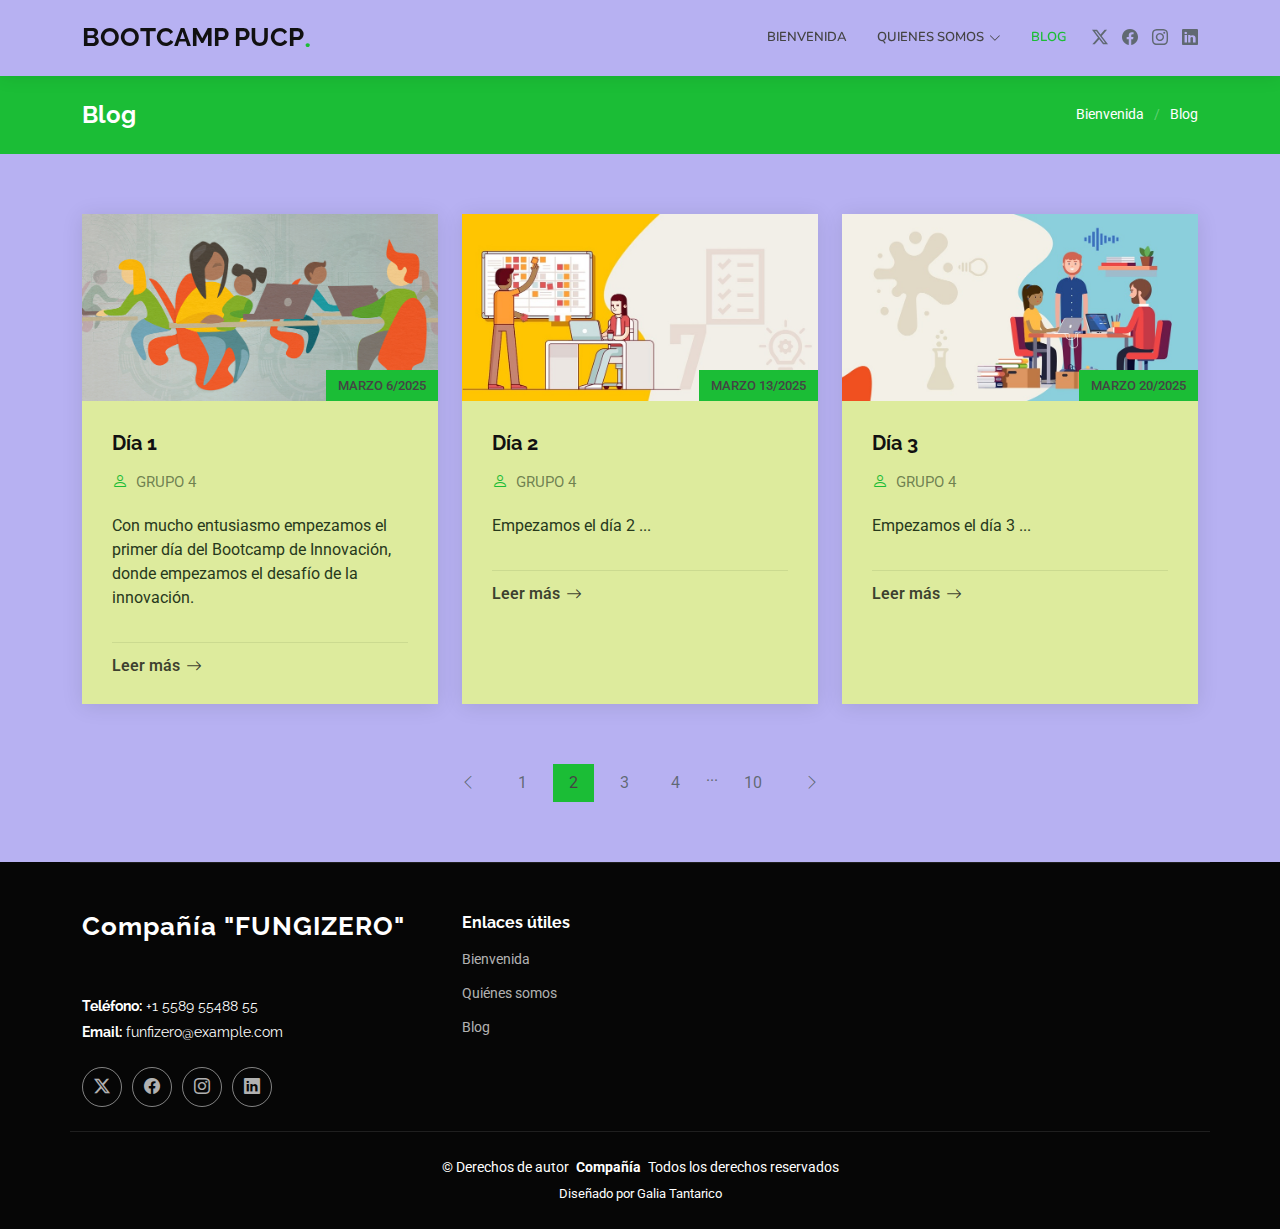
<file: blog.html>
<!DOCTYPE html>
<html lang="en">

<head>
  <meta charset="utf-8">
  <meta content="width=device-width, initial-scale=1.0" name="viewport">
  <title>Blog - BOOTCAMP PUCP</title>
  <meta name="description" content="">
  <meta name="keywords" content="">

  <!-- Favicons -->
  <link href="assets/img/favicon.png" rel="icon">
  <link href="assets/img/apple-touch-icon.png" rel="apple-touch-icon">

  <!-- Fonts -->
  <link href="https://fonts.googleapis.com" rel="preconnect">
  <link href="https://fonts.gstatic.com" rel="preconnect" crossorigin>
  <link href="https://fonts.googleapis.com/css2?family=Roboto:ital,wght@0,100;0,300;0,400;0,500;0,700;0,900;1,100;1,300;1,400;1,500;1,700;1,900&family=Raleway:ital,wght@0,100;0,200;0,300;0,400;0,500;0,600;0,700;0,800;0,900;1,100;1,200;1,300;1,400;1,500;1,600;1,700;1,800;1,900&family=Nunito:ital,wght@0,200;0,300;0,400;0,500;0,600;0,700;0,800;0,900;1,200;1,300;1,400;1,500;1,600;1,700;1,800;1,900&display=swap" rel="stylesheet">

  <!-- Vendor CSS Files -->
  <link href="assets/vendor/bootstrap/css/bootstrap.min.css" rel="stylesheet">
  <link href="assets/vendor/bootstrap-icons/bootstrap-icons.css" rel="stylesheet">
  <link href="assets/vendor/aos/aos.css" rel="stylesheet">
  <link href="assets/vendor/glightbox/css/glightbox.min.css" rel="stylesheet">
  <link href="assets/vendor/swiper/swiper-bundle.min.css" rel="stylesheet">

  <!-- Main CSS File -->
  <link href="assets/css/main.css" rel="stylesheet">

  <!-- =======================================================
  * Template Name: Company
  * Template URL: https://bootstrapmade.com/company-free-html-bootstrap-template/
  * Updated: Aug 07 2024 with Bootstrap v5.3.3
  * Author: BootstrapMade.com
  * License: https://bootstrapmade.com/license/
  ======================================================== -->
</head>

<body class="blog-page">

  <header id="header" class="header d-flex align-items-center sticky-top">
    <div class="container position-relative d-flex align-items-center">

      <a href="index.html" class="logo d-flex align-items-center me-auto">
        <!-- Uncomment the line below if you also wish to use an image logo -->
        <!-- <img src="assets/img/logo.png" alt=""> -->
        <h1 class="sitename">BOOTCAMP PUCP</h1><span>.</span>
      </a>

      <nav id="navmenu" class="navmenu">
        <ul>
          <li><a href="#hero">Bienvenida</a></li>
          <li class="dropdown"><a href="about.html"><span>Quienes Somos</span> <i class="bi bi-chevron-down toggle-dropdown"></i></a>
            <ul>
              <li><a href="team.html">Equipo</a></li>
       <!--       <li><a href="testimonials.html">Testimonios</a></li>
              <li class="dropdown"><a href="#"><span>Menú desplegable</span> <i class="bi bi-chevron-down toggle-dropdown"></i></a>
                <ul>
                  <li><a href="#">Tema 1</a></li>
                  <li><a href="#">Tema 2</a></li>
                  <li><a href="#">Tema 3</a></li>
                  <li><a href="#">Tema 4</a></li>
                  <li><a href="#">Tema 5</a></li>
                </ul>
              </li>   --> 
            </ul>
          </li>
          <li><a href="blog.html" class="active">Blog</a></li>
        <!--   <li><a href="services.html">Servicios</a></li>
          <li><a href="portfolio.html">Portafolio</a></li>
          <li><a href="pricing.html">Precios</a></li>
          
          <li><a href="contact.html">Contacto</a></li>  --> 
        </ul>
        <i class="mobile-nav-toggle d-xl-none bi bi-list"></i>
      </nav>

      <div class="header-social-links">
        <a href="#" class="twitter"><i class="bi bi-twitter-x"></i></a>
        <a href="#" class="facebook"><i class="bi bi-facebook"></i></a>
        <a href="#" class="instagram"><i class="bi bi-instagram"></i></a>
        <a href="#" class="linkedin"><i class="bi bi-linkedin"></i></a>
      </div>

    </div>
  </header>

  <main class="main">

    <!-- Page Title -->
    <div class="page-title accent-background">
      <div class="container d-lg-flex justify-content-between align-items-center">
        <h1 class="mb-2 mb-lg-0">Blog</h1>
        <nav class="breadcrumbs">
          <ol>
            <li><a href="index.html">Bienvenida</a></li>
            <li class="current">Blog</li>
          </ol>
        </nav>
      </div>
    </div><!-- End Page Title -->

    <!-- Blog Posts Section -->
    <section id="blog-posts" class="blog-posts section">

      <div class="container">
        <div class="row gy-4">

          <div class="col-lg-4">
            <article class="position-relative h-100">

              <div class="post-img position-relative overflow-hidden">
                <img src="Imagen/Blog/Caratulas/caratula-dia1.jpg" class="img-fluid" alt="">
                <span class="post-date">MARZO 6/2025</span>
              </div>

              <div class="post-content d-flex flex-column">

                <h3 class="post-title">Día 1</h3>

                <div class="meta d-flex align-items-center">
                  <div class="d-flex align-items-center">
                    <i class="bi bi-person"></i> <span class="ps-2">GRUPO 4</span>
                  </div>
 <!--                 <span class="px-3 text-black-50">/</span>
                  <div class="d-flex align-items-center">
                    <i class="bi bi-folder2"></i> <span class="ps-2">Politics</span>
                  </div> -->
                </div>

                <p>
                  Con mucho entusiasmo empezamos el primer día del Bootcamp de Innovación, donde empezamos el desafío de la innovación. 
                </p>

                <hr>
<!-- Hace rferencia al blog detail- DIA1 DEL BOOTCAMP-->
                <a href="blog-details.html" class="readmore stretched-link"><span>Leer más</span><i class="bi bi-arrow-right"></i></a>
                
              </div>

            </article>
          </div><!-- End post list item -->

          <div class="col-lg-4">
            <article class="position-relative h-100">

              <div class="post-img position-relative overflow-hidden">
                <img src="Imagen/Blog/Caratulas/caratula-dia2.jpg" class="img-fluid" alt="">
                <span class="post-date">MARZO 13/2025</span>
              </div>

              <div class="post-content d-flex flex-column">

                <h3 class="post-title">Día 2</h3>

                <div class="meta d-flex align-items-center">
                  <div class="d-flex align-items-center">
                    <i class="bi bi-person"></i> <span class="ps-2">GRUPO 4</span>
                  </div>
           <!--       <span class="px-3 text-black-50">/</span>
                  <div class="d-flex align-items-center">
                    <i class="bi bi-folder2"></i> <span class="ps-2">Economics</span>
                  </div>      -->
                </div>

                <p>
                 Empezamos el día 2 ...
                </p>

                <hr>

           <!--     <a href="blog-details.html" class="readmore stretched-link"><span>Leer más</span><i class="bi bi-arrow-right"></i></a>  -->
 <!--HACE REFERENCIA AL DIA 2 DEL BOOTCAMP-->      
           <a href="blog-details2.html" class="readmore stretched-link"><span>Leer más</span><i class="bi bi-arrow-right"></i></a>
              </div>

            </article>
          </div><!-- End post list item -->

          <div class="col-lg-4">
            <article class="position-relative h-100">

              <div class="post-img position-relative overflow-hidden">
                <img src="Imagen/Blog/Caratulas/caratula-dia3.jpg" class="img-fluid" alt="">
                <span class="post-date">MARZO 20/2025</span>
              </div>

              <div class="post-content d-flex flex-column">

                <h3 class="post-title">Día 3</h3>

                <div class="meta d-flex align-items-center">
                  <div class="d-flex align-items-center">
                    <i class="bi bi-person"></i> <span class="ps-2">GRUPO 4</span>
                  </div>
          <!--        <span class="px-3 text-black-50">/</span>
                  <div class="d-flex align-items-center">
                    <i class="bi bi-folder2"></i> <span class="ps-2">Sports</span>
                  </div>      -->
                </div>

                <p>
                  Empezamos el día 3 ...
                </p>

                <hr>
 <!--HACE REFERENCIA AL DIA 3 DEL BOOTCAMP--> 
                <a href="blog-details3.html" class="readmore stretched-link"><span>Leer más</span><i class="bi bi-arrow-right"></i></a>

              </div>

            </article>
          </div><!-- End post list item -->

<!--          <div class="col-lg-4">
            <article class="position-relative h-100">

              <div class="post-img position-relative overflow-hidden">
                <img src="assets/img/blog/blog-4.jpg" class="img-fluid" alt="">
                <span class="post-date">August 05</span>
              </div>

              <div class="post-content d-flex flex-column">

                <h3 class="post-title">Non rem rerum nam cum quo minus. Dolor distinctio deleniti explicabo eius exercitationem.</h3>

                <div class="meta d-flex align-items-center">
                  <div class="d-flex align-items-center">
                    <i class="bi bi-person"></i> <span class="ps-2">Maria Doe</span>
                  </div>
                  <span class="px-3 text-black-50">/</span>
                  <div class="d-flex align-items-center">
                    <i class="bi bi-folder2"></i> <span class="ps-2">Sports</span>
                  </div>
                </div>

                <p>
                  Aspernatur rerum perferendis et sint. Voluptates cupiditate voluptas atque quae. Rem veritatis rerum enim et autem. Saepe atque cum eligendi eaque iste omnis a qui.
                </p>

                <hr>

                <a href="blog-details.html" class="readmore stretched-link"><span>Read More</span><i class="bi bi-arrow-right"></i></a>

              </div>

            </article>
          </div>    -->          <!-- End post list item -->

<!--           <div class="col-lg-4">
            <article class="position-relative h-100">

              <div class="post-img position-relative overflow-hidden">
                <img src="assets/img/blog/blog-5.jpg" class="img-fluid" alt="">
                <span class="post-date">September 17</span>
              </div>

              <div class="post-content d-flex flex-column">

                <h3 class="post-title">Accusamus quaerat aliquam qui debitis facilis consequatur</h3>

                <div class="meta d-flex align-items-center">
                  <div class="d-flex align-items-center">
                    <i class="bi bi-person"></i> <span class="ps-2">John Parker</span>
                  </div>
                  <span class="px-3 text-black-50">/</span>
                  <div class="d-flex align-items-center">
                    <i class="bi bi-folder2"></i> <span class="ps-2">Politics</span>
                  </div>
                </div>

                <p>
                  In itaque assumenda aliquam voluptatem qui temporibus iusto nisi quia. Autem vitae quas aperiam nesciunt mollitia tempora odio omnis. Ipsa odit sit ut amet necessitatibus. Quo ullam ut corrupti autem consequuntur totam dolorem.
                </p>

                <hr>

                <a href="blog-details.html" class="readmore stretched-link"><span>Read More</span><i class="bi bi-arrow-right"></i></a>

              </div>

            </article>
          </div>          -->      <!-- End post list item -->

<!--           <div class="col-lg-4">
            <article class="position-relative h-100">

              <div class="post-img position-relative overflow-hidden">
                <img src="assets/img/blog/blog-6.jpg" class="img-fluid" alt="">
                <span class="post-date">December 07</span>
              </div>

              <div class="post-content d-flex flex-column">

                <h3 class="post-title">Distinctio provident quibusdam numquam aperiam aut</h3>

                <div class="meta d-flex align-items-center">
                  <div class="d-flex align-items-center">
                    <i class="bi bi-person"></i> <span class="ps-2">Julia White</span>
                  </div>
                  <span class="px-3 text-black-50">/</span>
                  <div class="d-flex align-items-center">
                    <i class="bi bi-folder2"></i> <span class="ps-2">Economics</span>
                  </div>
                </div>

                <p>
                  Expedita et temporibus eligendi enim molestiae est architecto praesentium dolores. Illo laboriosam officiis quis. Labore officia quia sit voluptatem nisi est dignissimos totam. Et voluptate et consectetur voluptatem id dolor magni impedit. Omnis dolores sit.
                </p>

                <hr>

                <a href="blog-details.html" class="readmore stretched-link"><span>Read More</span><i class="bi bi-arrow-right"></i></a>

              </div>

            </article>
          </div>           -->       <!-- End post list item -->

        </div>
      </div>

    </section><!-- /Blog Posts Section -->

    <!-- Blog Pagination Section -->
    <section id="blog-pagination" class="blog-pagination section">

      <div class="container">
        <div class="d-flex justify-content-center">
          <ul>
            <li><a href="#"><i class="bi bi-chevron-left"></i></a></li>
            <li><a href="#">1</a></li>
            <li><a href="#" class="active">2</a></li>
            <li><a href="#">3</a></li>
            <li><a href="#">4</a></li>
            <li>...</li>
            <li><a href="#">10</a></li>
            <li><a href="#"><i class="bi bi-chevron-right"></i></a></li>
          </ul>
        </div>
      </div>

    </section><!-- /Blog Pagination Section -->

  </main>

  <footer id="footer" class="footer dark-background">

    <div class="container footer-top">
      <div class="row gy-4">
        <div class="col-lg-4 col-md-6 footer-about">
          <a href="index.html" class="logo d-flex align-items-center">
            <span class="sitename">Compañía "FUNGIZERO"</span>
          </a>
          <div class="footer-contact pt-3">
         <!--   <p>A108 Adam Street</p>
            <p>New York, NY 535022</p> -->
            <p class="mt-3"><strong>Teléfono:</strong> <span>+1 5589 55488 55</span></p>
            <p><strong>Email:</strong> <span>funfizero@example.com</span></p>
          </div>
          <div class="social-links d-flex mt-4">
            <a href=""><i class="bi bi-twitter-x"></i></a>
            <a href=""><i class="bi bi-facebook"></i></a>
            <a href=""><i class="bi bi-instagram"></i></a>
            <a href=""><i class="bi bi-linkedin"></i></a>
          </div>
        </div>

        <div class="col-lg-2 col-md-3 footer-links">
          <h4>Enlaces útiles</h4>
          <ul>
            <li><a href="#">Bienvenida</a></li>
            <li><a href="#">Quiénes somos</a></li>
            <li><a href="#">Blog</a></li>
         <!--   <li><a href="#">Términos del servicio</a></li>
            <li><a href="#">Política de privacidad</a></li> -->
          </ul>
        </div>

     <!--   <div class="col-lg-2 col-md-3 footer-links">
          <h4>Nuestros servicios</h4>
          <ul>
            <li><a href="#">Transporte</a></li>
            <li><a href="#">Servicio 2</a></li>
            <li><a href="#">Servicio 3</a></li>
            <li><a href="#">Servicio 3</a></li>
            <li><a href="#">Graphic Design</a></li>
          </ul>
        </div>

        <div class="col-lg-4 col-md-12 footer-newsletter">
          <h4>Nuestro boletín</h4>
          <p>¡Suscríbete a nuestro boletín y recibe las últimas novedades sobre nuestros productos y servicios!</p>
          <form action="forms/newsletter.php" method="post" class="php-email-form">
            <div class="newsletter-form"><input type="email" name="email"><input type="submit" value="Subscribe"></div>
            <div class="loading">Cargando</div>
            <div class="error-message"></div>
            <div class="sent-message">Su solicitud de suscripción ha sido enviada. ¡Gracias!</div>
          </form>
        </div> -->


      </div>
    </div>

    <div class="container copyright text-center mt-4">
      <p>© <span>Derechos de autor</span> <strong class="px-1 sitename">Compañía</strong> <span>Todos los derechos reservados</span></p>
      <div class="credits">
        <!-- All the links in the footer should remain intact. -->
        <!-- You can delete the links only if you've purchased the pro version. -->
        <!-- Licensing information: https://bootstrapmade.com/license/ -->
        <!-- Purchase the pro version with working PHP/AJAX contact form: [buy-url] -->
        Diseñado por Galia Tantarico
      </div>
    </div>

  </footer>

  <!-- Scroll Top -->
  <a href="#" id="scroll-top" class="scroll-top d-flex align-items-center justify-content-center"><i class="bi bi-arrow-up-short"></i></a>

  <!-- Preloader -->
  <div id="preloader"></div>

  <!-- Vendor JS Files -->
  <script src="assets/vendor/bootstrap/js/bootstrap.bundle.min.js"></script>
  <script src="assets/vendor/php-email-form/validate.js"></script>
  <script src="assets/vendor/aos/aos.js"></script>
  <script src="assets/vendor/glightbox/js/glightbox.min.js"></script>
  <script src="assets/vendor/imagesloaded/imagesloaded.pkgd.min.js"></script>
  <script src="assets/vendor/isotope-layout/isotope.pkgd.min.js"></script>
  <script src="assets/vendor/waypoints/noframework.waypoints.js"></script>
  <script src="assets/vendor/swiper/swiper-bundle.min.js"></script>

  <!-- Main JS File -->
  <script src="assets/js/main.js"></script>

</body>

</html>
</file>
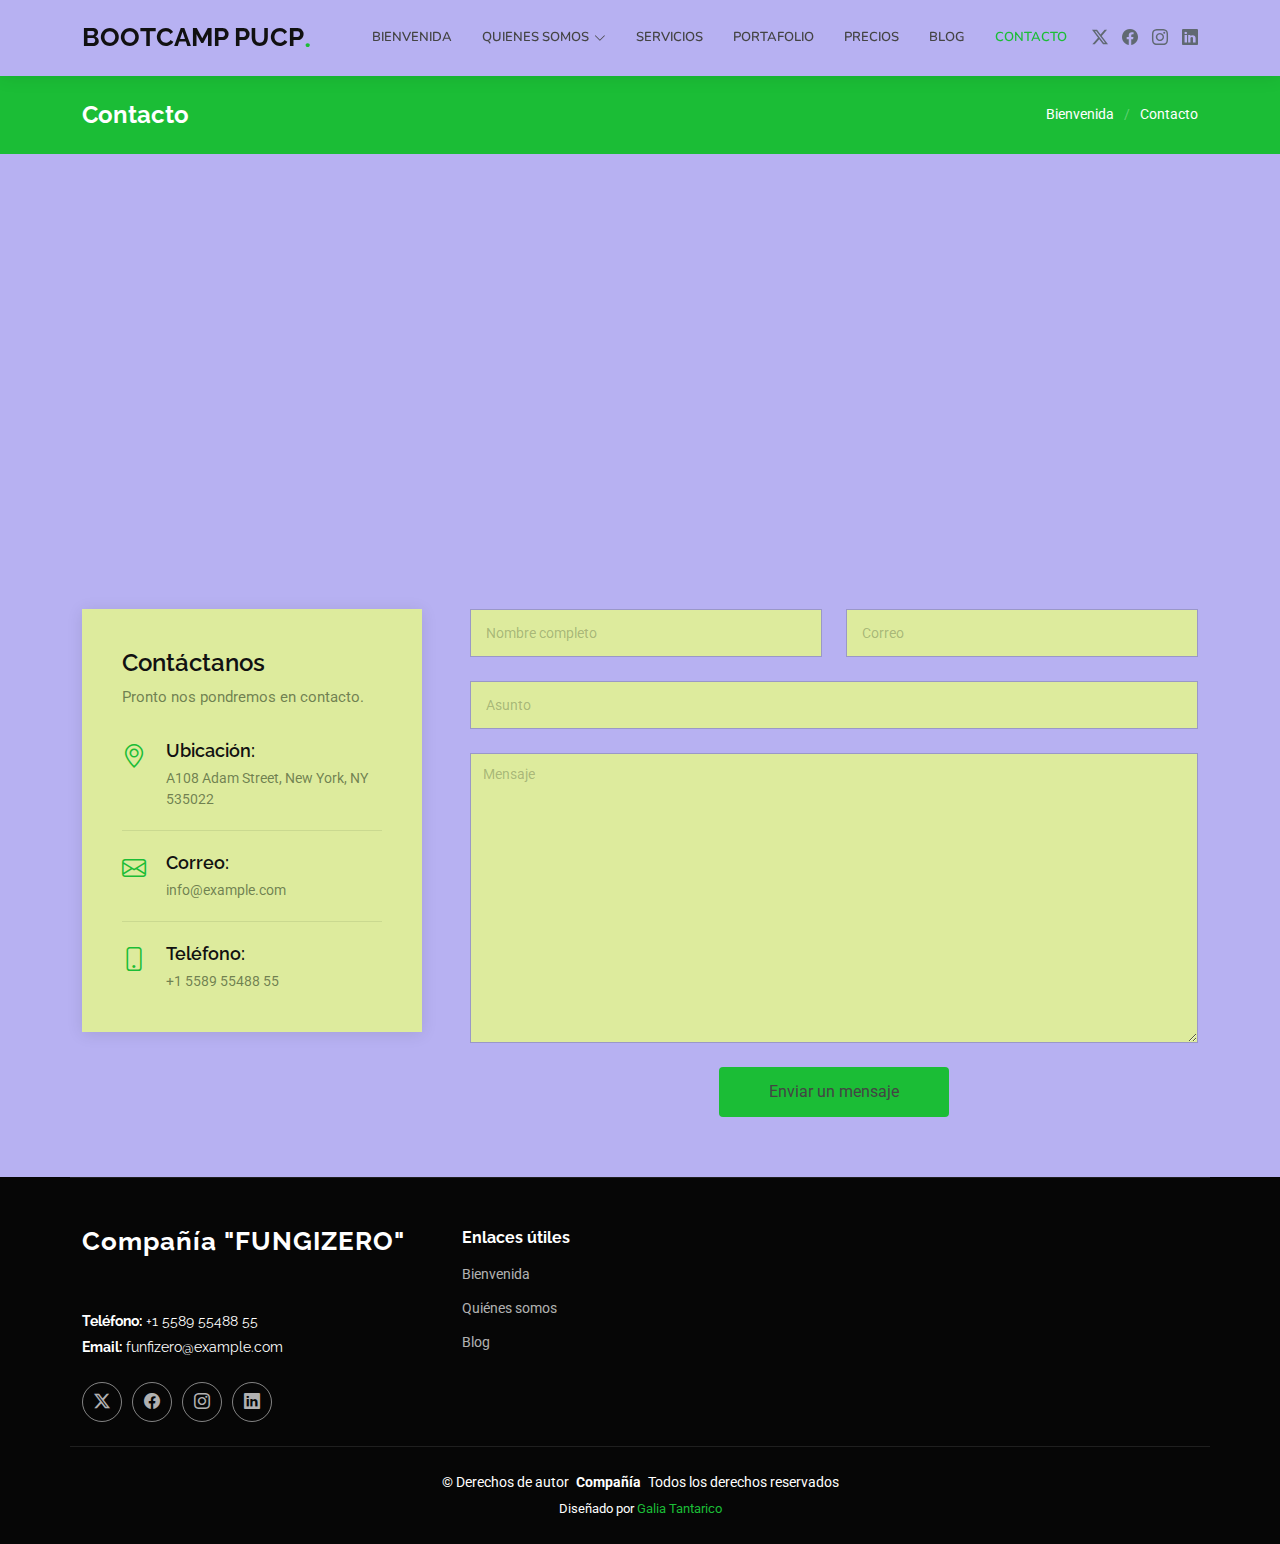
<file: contact.html>
<!DOCTYPE html>
<html lang="en">

<head>
  <meta charset="utf-8">
  <meta content="width=device-width, initial-scale=1.0" name="viewport">
  <title>Contacto - Bootcamp-Pucp</title>
  <meta name="description" content="">
  <meta name="keywords" content="">

  <!-- Favicons -->
  <link href="assets/img/favicon.png" rel="icon">
  <link href="assets/img/apple-touch-icon.png" rel="apple-touch-icon">

  <!-- Fonts -->
  <link href="https://fonts.googleapis.com" rel="preconnect">
  <link href="https://fonts.gstatic.com" rel="preconnect" crossorigin>
  <link href="https://fonts.googleapis.com/css2?family=Roboto:ital,wght@0,100;0,300;0,400;0,500;0,700;0,900;1,100;1,300;1,400;1,500;1,700;1,900&family=Raleway:ital,wght@0,100;0,200;0,300;0,400;0,500;0,600;0,700;0,800;0,900;1,100;1,200;1,300;1,400;1,500;1,600;1,700;1,800;1,900&family=Nunito:ital,wght@0,200;0,300;0,400;0,500;0,600;0,700;0,800;0,900;1,200;1,300;1,400;1,500;1,600;1,700;1,800;1,900&display=swap" rel="stylesheet">

  <!-- Vendor CSS Files -->
  <link href="assets/vendor/bootstrap/css/bootstrap.min.css" rel="stylesheet">
  <link href="assets/vendor/bootstrap-icons/bootstrap-icons.css" rel="stylesheet">
  <link href="assets/vendor/aos/aos.css" rel="stylesheet">
  <link href="assets/vendor/glightbox/css/glightbox.min.css" rel="stylesheet">
  <link href="assets/vendor/swiper/swiper-bundle.min.css" rel="stylesheet">

  <!-- Main CSS File -->
  <link href="assets/css/main.css" rel="stylesheet">

  <!-- =======================================================
  * Template Name: Company
  * Template URL: https://bootstrapmade.com/company-free-html-bootstrap-template/
  * Updated: Aug 07 2024 with Bootstrap v5.3.3
  * Author: BootstrapMade.com
  * License: https://bootstrapmade.com/license/
  ======================================================== -->
</head>

<body class="contact-page">

  <header id="header" class="header d-flex align-items-center sticky-top">
    <div class="container position-relative d-flex align-items-center">

      <a href="index.html" class="logo d-flex align-items-center me-auto">
        <!-- Uncomment the line below if you also wish to use an image logo -->
        <!-- <img src="assets/img/logo.png" alt=""> -->
        <h1 class="sitename">BOOTCAMP PUCP</h1><span>.</span>
      </a>

      <nav id="navmenu" class="navmenu">
        <ul>
          <li><a href="#hero">Bienvenida</a></li>
          <li class="dropdown"><a href="about.html"><span>Quienes Somos</span> <i class="bi bi-chevron-down toggle-dropdown"></i></a>
            <ul>
              <li><a href="team.html">Equipo</a></li>
              <li><a href="testimonials.html">Testimonios</a></li>
              <li class="dropdown"><a href="#"><span>Menú desplegable</span> <i class="bi bi-chevron-down toggle-dropdown"></i></a>
                <ul>
                  <li><a href="#">Tema 1</a></li>
                  <li><a href="#">Tema 2</a></li>
                  <li><a href="#">Tema 3</a></li>
                  <li><a href="#">Tema 4</a></li>
                  <li><a href="#">Tema 5</a></li>
                </ul>
              </li>
            </ul>
          </li>
          <li><a href="services.html">Servicios</a></li>
          <li><a href="portfolio.html">Portafolio</a></li>
          <li><a href="pricing.html">Precios</a></li>
          <li><a href="blog.html">Blog</a></li>
          <li><a href="contact.html" class="active">Contacto</a></li>
        </ul>
        <i class="mobile-nav-toggle d-xl-none bi bi-list"></i>
      </nav>

      <div class="header-social-links">
        <a href="#" class="twitter"><i class="bi bi-twitter-x"></i></a>
        <a href="#" class="facebook"><i class="bi bi-facebook"></i></a>
        <a href="#" class="instagram"><i class="bi bi-instagram"></i></a>
        <a href="#" class="linkedin"><i class="bi bi-linkedin"></i></a>
      </div>

    </div>
  </header>

  <main class="main">

    <!-- Page Title -->
    <div class="page-title accent-background">
      <div class="container d-lg-flex justify-content-between align-items-center">
        <h1 class="mb-2 mb-lg-0">Contacto</h1>
        <nav class="breadcrumbs">
          <ol>
            <li><a href="index.html">Bienvenida</a></li>
            <li class="current">Contacto</li>
          </ol>
        </nav>
      </div>
    </div><!-- End Page Title -->

    <!-- Contact Section -->
    <section id="contact" class="contact section">

      <div class="mb-5">
    <!--    <iframe style="width: 100%; height: 400px;" src="https://www.google.com/maps/place/Agroindustrias+AIB/@-12.1225909,-77.0234294,17z/data=!3m1!4b1!4m6!3m5!1s0x9105c804c15a67fd:0xa3469c82e45b01e5!8m2!3d-12.1225909!4d-77.0208545!16s%2Fg%2F11bytxjybw?entry=ttu&g_ep=EgoyMDI1MDMxMC4wIKXMDSoASAFQAw%3D%3D" frameborder="0" allowfullscreen=""></iframe>  -->
     <iframe style="width: 100%; height: 400px;" src="https://www.google.com/maps/embed?pb=!1m14!1m8!1m3!1d12097.433213460943!2d-74.0062269!3d40.7101282!3m2!1i1024!2i768!4f13.1!3m3!1m2!1s0x0%3A0xb89d1fe6bc499443!2sDowntown+Conference+Center!5e0!3m2!1smk!2sbg!4v1539943755621" frameborder="0" allowfullscreen=""></iframe>  
      </div><!-- End Google Maps -->

      <div class="container" data-aos="fade">

        <div class="row gy-5 gx-lg-5">

          <div class="col-lg-4">

            <div class="info">
              <h3>Contáctanos</h3>
              <p>Pronto nos pondremos en contacto.</p>

              <div class="info-item d-flex">
                <i class="bi bi-geo-alt flex-shrink-0"></i>
                <div>
                  <h4>Ubicación:</h4>
                  <p>A108 Adam Street, New York, NY 535022</p>
                </div>
              </div><!-- End Info Item -->

              <div class="info-item d-flex">
                <i class="bi bi-envelope flex-shrink-0"></i>
                <div>
                  <h4>Correo:</h4>
                  <p>info@example.com</p>
                </div>
              </div><!-- End Info Item -->

              <div class="info-item d-flex">
                <i class="bi bi-phone flex-shrink-0"></i>
                <div>
                  <h4>Teléfono:</h4>
                  <p>+1 5589 55488 55</p>
                </div>
              </div><!-- End Info Item -->

            </div>

          </div>

          <div class="col-lg-8">
            <form action="forms/contact.php" method="post" role="form" class="php-email-form">
              <div class="row">
                <div class="col-md-6 form-group">
                  <input type="text" name="name" class="form-control" id="name" placeholder="Nombre completo" required="">
                </div>
                <div class="col-md-6 form-group mt-3 mt-md-0">
                  <input type="email" class="form-control" name="email" id="email" placeholder="Correo" required="">
                </div>
              </div>
              <div class="form-group mt-3">
                <input type="text" class="form-control" name="subject" id="subject" placeholder="Asunto" required="">
              </div>
              <div class="form-group mt-3">
                <textarea class="form-control" name="message" placeholder="Mensaje" required=""></textarea>
              </div>
              <div class="my-3">
                <div class="loading">Cargando</div>
                <div class="error-message"></div>
                <div class="sent-message">Tu mensaje ha sido enviado. ¡Gracias!</div>
              </div>
              <div class="text-center"><button type="submit">Enviar un mensaje</button></div>
            </form>
          </div><!-- End Contact Form -->

        </div>

      </div>

    </section><!-- /Contact Section -->

  </main>

  <footer id="footer" class="footer dark-background">

    <div class="container footer-top">
      <div class="row gy-4">
        <div class="col-lg-4 col-md-6 footer-about">
          <a href="index.html" class="logo d-flex align-items-center">
            <span class="sitename">Compañía "FUNGIZERO"</span>
          </a>
          <div class="footer-contact pt-3">
         <!--   <p>A108 Adam Street</p>
            <p>New York, NY 535022</p> -->
            <p class="mt-3"><strong>Teléfono:</strong> <span>+1 5589 55488 55</span></p>
            <p><strong>Email:</strong> <span>funfizero@example.com</span></p>
          </div>
          <div class="social-links d-flex mt-4">
            <a href=""><i class="bi bi-twitter-x"></i></a>
            <a href=""><i class="bi bi-facebook"></i></a>
            <a href=""><i class="bi bi-instagram"></i></a>
            <a href=""><i class="bi bi-linkedin"></i></a>
          </div>
        </div>

        <div class="col-lg-2 col-md-3 footer-links">
          <h4>Enlaces útiles</h4>
          <ul>
            <li><a href="#">Bienvenida</a></li>
            <li><a href="#">Quiénes somos</a></li>
            <li><a href="#">Blog</a></li>
         <!--   <li><a href="#">Términos del servicio</a></li>
            <li><a href="#">Política de privacidad</a></li> -->
          </ul>
        </div>

     <!--   <div class="col-lg-2 col-md-3 footer-links">
          <h4>Nuestros servicios</h4>
          <ul>
            <li><a href="#">Transporte</a></li>
            <li><a href="#">Servicio 2</a></li>
            <li><a href="#">Servicio 3</a></li>
            <li><a href="#">Servicio 3</a></li>
            <li><a href="#">Graphic Design</a></li>
          </ul>
        </div>

        <div class="col-lg-4 col-md-12 footer-newsletter">
          <h4>Nuestro boletín</h4>
          <p>¡Suscríbete a nuestro boletín y recibe las últimas novedades sobre nuestros productos y servicios!</p>
          <form action="forms/newsletter.php" method="post" class="php-email-form">
            <div class="newsletter-form"><input type="email" name="email"><input type="submit" value="Subscribe"></div>
            <div class="loading">Cargando</div>
            <div class="error-message"></div>
            <div class="sent-message">Su solicitud de suscripción ha sido enviada. ¡Gracias!</div>
          </form>
        </div> -->


      </div>
    </div>

    <div class="container copyright text-center mt-4">
      <p>© <span>Derechos de autor</span> <strong class="px-1 sitename">Compañía</strong> <span>Todos los derechos reservados</span></p>
      <div class="credits">
        <!-- All the links in the footer should remain intact. -->
        <!-- You can delete the links only if you've purchased the pro version. -->
        <!-- Licensing information: https://bootstrapmade.com/license/ -->
        <!-- Purchase the pro version with working PHP/AJAX contact form: [buy-url] -->
        Diseñado por <a href="https://bootstrapmade.com/">Galia Tantarico</a>
      </div>
    </div>

  </footer>

  <!-- Scroll Top -->
  <a href="#" id="scroll-top" class="scroll-top d-flex align-items-center justify-content-center"><i class="bi bi-arrow-up-short"></i></a>

  <!-- Preloader -->
  <div id="preloader"></div>

  <!-- Vendor JS Files -->
  <script src="assets/vendor/bootstrap/js/bootstrap.bundle.min.js"></script>
  <script src="assets/vendor/php-email-form/validate.js"></script>
  <script src="assets/vendor/aos/aos.js"></script>
  <script src="assets/vendor/glightbox/js/glightbox.min.js"></script>
  <script src="assets/vendor/imagesloaded/imagesloaded.pkgd.min.js"></script>
  <script src="assets/vendor/isotope-layout/isotope.pkgd.min.js"></script>
  <script src="assets/vendor/waypoints/noframework.waypoints.js"></script>
  <script src="assets/vendor/swiper/swiper-bundle.min.js"></script>

  <!-- Main JS File -->
  <script src="assets/js/main.js"></script>

</body>

</html>
</file>
<file: assets/css/main.css>
/**
* Template Name: Company
* Template URL: https://bootstrapmade.com/company-free-html-bootstrap-template/
* Updated: Aug 07 2024 with Bootstrap v5.3.3
* Author: BootstrapMade.com
* License: https://bootstrapmade.com/license/
*/

/*--------------------------------------------------------------
# Font & Color Variables
# Help: https://bootstrapmade.com/color-system/
--------------------------------------------------------------*/
/* Fonts */
:root {
  --default-font: "Roboto",  system-ui, -apple-system, "Segoe UI", Roboto, "Helvetica Neue", Arial, "Noto Sans", "Liberation Sans", sans-serif, "Apple Color Emoji", "Segoe UI Emoji", "Segoe UI Symbol", "Noto Color Emoji";
  --heading-font: "Raleway",  sans-serif;
  --nav-font: "Nunito",  sans-serif;
}

/* Global Colors - The following color variables are used throughout the website. Updating them here will change the color scheme of the entire website */
:root { 
  --background-color:#B7B1F2; /*#A1E3F9; /#ffffff; /* Background color for the entire website, including individual sections */
  --default-color: #27391C; /* Default color used for the majority of the text content across the entire website */
  --heading-color: #111111; /* Color for headings, subheadings and title throughout the website */
  --accent-color: #1bbd36; /* Accent color that represents your brand on the website. It's used for buttons, links, and other elements that need to stand out */
  --surface-color:#DDEB9D; /* #ffffff; /* The surface color is used as a background of boxed elements within sections, such as cards, icon boxes, or other elements that require a visual separation from the global background. */
  --contrast-color:#444444; /*  #ffffff; /* Contrast color for text, ensuring readability against backgrounds of accent, heading, or default colors. */
}

/* Nav Menu Colors - The following color variables are used specifically for the navigation menu. They are separate from the global colors to allow for more customization options */
:root {
  --nav-color: #444444;  /* The default color of the main navmenu links */
  --nav-hover-color: #1bbd36; /* Applied to main navmenu links when they are hovered over or active */
  --nav-mobile-background-color: #ffffff; /* Used as the background color for mobile navigation menu */
  --nav-dropdown-background-color: #ffffff; /* Used as the background color for dropdown items that appear when hovering over primary navigation items */
  --nav-dropdown-color: #444444; /* Used for navigation links of the dropdown items in the navigation menu. */
  --nav-dropdown-hover-color: #1bbd36; /* Similar to --nav-hover-color, this color is applied to dropdown navigation links when they are hovered over. */
}

/* Color Presets - These classes override global colors when applied to any section or element, providing reuse of the sam color scheme. */

.light-background {
  --background-color: #f7f7f7;
  --surface-color: #ffffff;
}

.dark-background {
  --background-color: #060606;
  --default-color: #ffffff;
  --heading-color: #ffffff;
  --surface-color: #252525;
  --contrast-color: #ffffff;
}

.accent-background {
  --background-color: #1bbd36;
  --default-color: #ffffff;
  --heading-color: #ffffff;
  --accent-color: #ffffff;
  --surface-color: #2ae149;
  --contrast-color: #ffffff;
}

/* Smooth scroll */
:root {
  scroll-behavior: smooth;
}

/*--------------------------------------------------------------
# General Styling & Shared Classes
--------------------------------------------------------------*/
body {
  color: var(--default-color);
  background-color: var(--background-color);
  font-family: var(--default-font);
}
.img-torre-malvadisco{ 
  width: 80%;
  height: 20%;
  display: flex;
.img-pagweb{
  width: 100%;
}
}
a {
  color: var(--accent-color);
  text-decoration: none;
  transition: 0.3s;
}

a:hover {
  color: color-mix(in srgb, var(--accent-color), transparent 25%);
  text-decoration: none;
}

h1,
h2,
h3,
h4,
h5,
h6 {
  color: var(--heading-color);
  font-family: var(--heading-font);
}

/* PHP Email Form Messages
------------------------------*/
.php-email-form .error-message {
  display: none;
  background: #df1529;
  color: #ffffff;
  text-align: left;
  padding: 15px;
  margin-bottom: 24px;
  font-weight: 600;
}

.php-email-form .sent-message {
  display: none;
  color: #ffffff;
  background: #059652;
  text-align: center;
  padding: 15px;
  margin-bottom: 24px;
  font-weight: 600;
}

.php-email-form .loading {
  display: none;
  background: var(--surface-color);
  text-align: center;
  padding: 15px;
  margin-bottom: 24px;
}

.php-email-form .loading:before {
  content: "";
  display: inline-block;
  border-radius: 50%;
  width: 24px;
  height: 24px;
  margin: 0 10px -6px 0;
  border: 3px solid var(--accent-color);
  border-top-color: var(--surface-color);
  animation: php-email-form-loading 1s linear infinite;
}

@keyframes php-email-form-loading {
  0% {
    transform: rotate(0deg);
  }

  100% {
    transform: rotate(360deg);
  }
}

/*--------------------------------------------------------------
# Global Header
--------------------------------------------------------------*/
.header {
  color: var(--default-color);
  background-color: var(--background-color);
  padding: 10px 0;
  transition: all 0.5s;
  z-index: 997;
  box-shadow: 0px 0 18px rgba(0, 0, 0, 0.1);
}

.header .logo {
  line-height: 1;
}

.header .logo img {
  max-height: 36px;
  margin-right: 8px;
}

.header .logo h1 {
  font-size: 26px;
  margin: 0;
  font-weight: 700;
  text-transform: uppercase;
  color: var(--heading-color);
}

.header .logo span {
  color: var(--accent-color);
  font-size: 26px;
  font-weight: 700;
}

.header .header-social-links {
  padding: 0 0 0 15px;
}

.header .header-social-links a {
  color: color-mix(in srgb, var(--default-color), transparent 40%);
  padding-left: 10px;
  display: inline-block;
  transition: 0.3s;
  font-size: 16px;
}

.header .header-social-links a:hover {
  color: var(--accent-color);
}

.header .header-social-links a i {
  line-height: 0px;
}

@media (max-width: 1200px) {
  .header .logo {
    order: 1;
  }

  .header .logo h1 {
    font-size: 24px;
  }

  .header .header-social-links {
    order: 2;
    padding: 0 15px 0 0;
  }

  .header .navmenu {
    order: 3;
  }
}

/*--------------------------------------------------------------
# Navigation Menu
--------------------------------------------------------------*/
/* Navmenu - Desktop */
@media (min-width: 1200px) {
  .navmenu {
    padding: 0;
  }

  .navmenu ul {
    margin: 0;
    padding: 0;
    display: flex;
    list-style: none;
    align-items: center;
  }

  .navmenu li {
    position: relative;
  }

  .navmenu a,
  .navmenu a:focus {
    color: var(--nav-color);
    padding: 18px 15px;
    font-size: 13px;
    font-family: var(--nav-font);
    text-transform: uppercase;
    font-weight: 600;
    display: flex;
    align-items: center;
    justify-content: space-between;
    white-space: nowrap;
    transition: 0.3s;
  }

  .navmenu a i,
  .navmenu a:focus i {
    font-size: 12px;
    line-height: 0;
    margin-left: 5px;
    transition: 0.3s;
  }

  .navmenu li:last-child a {
    padding-right: 0;
  }

  .navmenu li:hover>a,
  .navmenu .active,
  .navmenu .active:focus {
    color: var(--nav-hover-color);
  }

  .navmenu .dropdown ul {
    margin: 0;
    padding: 10px 0;
    background: var(--nav-dropdown-background-color);
    display: block;
    position: absolute;
    visibility: hidden;
    left: 14px;
    top: 130%;
    opacity: 0;
    transition: 0.3s;
    border-radius: 4px;
    z-index: 99;
    box-shadow: 0px 0px 30px rgba(0, 0, 0, 0.1);
  }

  .navmenu .dropdown ul li {
    min-width: 200px;
  }

  .navmenu .dropdown ul a {
    padding: 10px 20px;
    font-size: 15px;
    text-transform: none;
    color: var(--nav-dropdown-color);
  }

  .navmenu .dropdown ul a i {
    font-size: 12px;
  }

  .navmenu .dropdown ul a:hover,
  .navmenu .dropdown ul .active:hover,
  .navmenu .dropdown ul li:hover>a {
    color: var(--nav-dropdown-hover-color);
  }

  .navmenu .dropdown:hover>ul {
    opacity: 1;
    top: 100%;
    visibility: visible;
  }

  .navmenu .dropdown .dropdown ul {
    top: 0;
    left: -90%;
    visibility: hidden;
  }

  .navmenu .dropdown .dropdown:hover>ul {
    opacity: 1;
    top: 0;
    left: -100%;
    visibility: visible;
  }
}

/* Navmenu - Mobile */
@media (max-width: 1199px) {
  .mobile-nav-toggle {
    color: var(--nav-color);
    font-size: 28px;
    line-height: 0;
    margin-right: 10px;
    cursor: pointer;
    transition: color 0.3s;
  }

  .navmenu {
    padding: 0;
    z-index: 9997;
  }

  .navmenu ul {
    display: none;
    list-style: none;
    position: absolute;
    inset: 60px 20px 20px 20px;
    padding: 10px 0;
    margin: 0;
    border-radius: 6px;
    background-color: var(--nav-mobile-background-color);
    overflow-y: auto;
    transition: 0.3s;
    z-index: 9998;
    box-shadow: 0px 0px 30px rgba(0, 0, 0, 0.1);
  }

  .navmenu a,
  .navmenu a:focus {
    color: var(--nav-dropdown-color);
    padding: 10px 20px;
    font-family: var(--nav-font);
    font-size: 17px;
    font-weight: 500;
    display: flex;
    align-items: center;
    justify-content: space-between;
    white-space: nowrap;
    transition: 0.3s;
  }

  .navmenu a i,
  .navmenu a:focus i {
    font-size: 12px;
    line-height: 0;
    margin-left: 5px;
    width: 30px;
    height: 30px;
    display: flex;
    align-items: center;
    justify-content: center;
    border-radius: 50%;
    transition: 0.3s;
    background-color: color-mix(in srgb, var(--accent-color), transparent 90%);
  }

  .navmenu a i:hover,
  .navmenu a:focus i:hover {
    background-color: var(--accent-color);
    color: var(--contrast-color);
  }

  .navmenu a:hover,
  .navmenu .active,
  .navmenu .active:focus {
    color: var(--nav-dropdown-hover-color);
  }

  .navmenu .active i,
  .navmenu .active:focus i {
    background-color: var(--accent-color);
    color: var(--contrast-color);
    transform: rotate(180deg);
  }

  .navmenu .dropdown ul {
    position: static;
    display: none;
    z-index: 99;
    padding: 10px 0;
    margin: 10px 20px;
    background-color: var(--nav-dropdown-background-color);
    border: 1px solid color-mix(in srgb, var(--default-color), transparent 90%);
    box-shadow: none;
    transition: all 0.5s ease-in-out;
  }

  .navmenu .dropdown ul ul {
    background-color: rgba(33, 37, 41, 0.1);
  }

  .navmenu .dropdown>.dropdown-active {
    display: block;
    background-color: rgba(33, 37, 41, 0.03);
  }

  .mobile-nav-active {
    overflow: hidden;
  }

  .mobile-nav-active .mobile-nav-toggle {
    color: #fff;
    position: absolute;
    font-size: 32px;
    top: 15px;
    right: 15px;
    margin-right: 0;
    z-index: 9999;
  }

  .mobile-nav-active .navmenu {
    position: fixed;
    overflow: hidden;
    inset: 0;
    background: rgba(33, 37, 41, 0.8);
    transition: 0.3s;
  }

  .mobile-nav-active .navmenu>ul {
    display: block;
  }
}

/*--------------------------------------------------------------
# Global Footer
--------------------------------------------------------------*/
.footer {
  color: var(--default-color);
  background-color: var(--background-color);
  font-size: 14px;
  position: relative;
}

.footer .footer-top {
  padding-top: 50px;
  border-top: 1px solid color-mix(in srgb, var(--default-color), transparent 90%);
}

.footer .footer-about .logo {
  line-height: 1;
  margin-bottom: 25px;
}

.footer .footer-about .logo img {
  max-height: 40px;
  margin-right: 6px;
}

.footer .footer-about .logo span {
  font-size: 26px;
  font-weight: 700;
  letter-spacing: 1px;
  font-family: var(--heading-font);
  color: var(--heading-color);
}

.footer .footer-about p {
  font-size: 14px;
  font-family: var(--heading-font);
}

.footer .social-links a {
  display: flex;
  align-items: center;
  justify-content: center;
  width: 40px;
  height: 40px;
  border-radius: 50%;
  border: 1px solid color-mix(in srgb, var(--default-color), transparent 50%);
  font-size: 16px;
  color: color-mix(in srgb, var(--default-color), transparent 30%);
  margin-right: 10px;
  transition: 0.3s;
}

.footer .social-links a:hover {
  color: var(--accent-color);
  border-color: var(--accent-color);
}

.footer h4 {
  font-size: 16px;
  font-weight: bold;
  position: relative;
  padding-bottom: 12px;
}

.footer .footer-links {
  margin-bottom: 30px;
}

.footer .footer-links ul {
  list-style: none;
  padding: 0;
  margin: 0;
}

.footer .footer-links ul i {
  padding-right: 2px;
  font-size: 12px;
  line-height: 0;
}

.footer .footer-links ul li {
  padding: 10px 0;
  display: flex;
  align-items: center;
}

.footer .footer-links ul li:first-child {
  padding-top: 0;
}

.footer .footer-links ul a {
  color: color-mix(in srgb, var(--default-color), transparent 30%);
  display: inline-block;
  line-height: 1;
}

.footer .footer-links ul a:hover {
  color: var(--accent-color);
}

.footer .footer-contact p {
  margin-bottom: 5px;
}

.footer .footer-newsletter .newsletter-form {
  margin-top: 30px;
  margin-bottom: 15px;
  padding: 6px 8px;
  position: relative;
  border-radius: 4px;
  border: 1px solid color-mix(in srgb, var(--default-color), transparent 80%);
  display: flex;
  background-color: var(--surface-color);
  transition: 0.3s;
}

.footer .footer-newsletter .newsletter-form:focus-within {
  border-color: var(--accent-color);
}

.footer .footer-newsletter .newsletter-form input[type=email] {
  border: 0;
  padding: 4px;
  width: 100%;
  background-color: var(--surface-color);
  color: var(--default-color);
}

.footer .footer-newsletter .newsletter-form input[type=email]:focus-visible {
  outline: none;
}

.footer .footer-newsletter .newsletter-form input[type=submit] {
  border: 0;
  font-size: 16px;
  padding: 0 20px;
  margin: -7px -8px -7px 0;
  background: var(--accent-color);
  color: var(--contrast-color);
  transition: 0.3s;
  border-radius: 0 4px 4px 0;
}

.footer .footer-newsletter .newsletter-form input[type=submit]:hover {
  background: color-mix(in srgb, var(--accent-color), transparent 20%);
}

.footer .copyright {
  padding: 25px 0;
  border-top: 1px solid color-mix(in srgb, var(--default-color), transparent 90%);
}

.footer .copyright p {
  margin-bottom: 0;
}

.footer .credits {
  margin-top: 6px;
  font-size: 13px;
}

/*--------------------------------------------------------------
# Preloader
--------------------------------------------------------------*/
#preloader {
  position: fixed;
  inset: 0;
  z-index: 999999;
  overflow: hidden;
  background: var(--background-color);
  transition: all 0.6s ease-out;
}

#preloader:before {
  content: "";
  position: fixed;
  top: calc(50% - 30px);
  left: calc(50% - 30px);
  border: 6px solid #ffffff;
  border-color: var(--accent-color) transparent var(--accent-color) transparent;
  border-radius: 50%;
  width: 60px;
  height: 60px;
  animation: animate-preloader 1.5s linear infinite;
}

@keyframes animate-preloader {
  0% {
    transform: rotate(0deg);
  }

  100% {
    transform: rotate(360deg);
  }
}

/*--------------------------------------------------------------
# Scroll Top Button
--------------------------------------------------------------*/
.scroll-top {
  position: fixed;
  visibility: hidden;
  opacity: 0;
  right: 15px;
  bottom: 15px;
  z-index: 99999;
  background-color: var(--accent-color);
  width: 40px;
  height: 40px;
  border-radius: 4px;
  transition: all 0.4s;
}

.scroll-top i {
  font-size: 24px;
  color: var(--contrast-color);
  line-height: 0;
}

.scroll-top:hover {
  background-color: color-mix(in srgb, var(--accent-color), transparent 20%);
  color: var(--contrast-color);
}

.scroll-top.active {
  visibility: visible;
  opacity: 1;
}

/*--------------------------------------------------------------
# Disable aos animation delay on mobile devices
--------------------------------------------------------------*/
@media screen and (max-width: 768px) {
  [data-aos-delay] {
    transition-delay: 0 !important;
  }
}

/*--------------------------------------------------------------
# Global Page Titles & Breadcrumbs
--------------------------------------------------------------*/
.page-title {
  color: var(--default-color);
  background-color: var(--background-color);
  padding: 25px 0;
  position: relative;
}

.page-title h1 {
  font-size: 24px;
  font-weight: 700;
}

.page-title .breadcrumbs ol {
  display: flex;
  flex-wrap: wrap;
  list-style: none;
  padding: 0;
  margin: 0;
  font-size: 14px;
  font-weight: 400;
}

.page-title .breadcrumbs ol li+li {
  padding-left: 10px;
}

.page-title .breadcrumbs ol li+li::before {
  content: "/";
  display: inline-block;
  padding-right: 10px;
  color: color-mix(in srgb, var(--default-color), transparent 70%);
}

/*--------------------------------------------------------------
# Global Sections
--------------------------------------------------------------*/
section,
.section {
  color: var(--default-color);
  background-color: var(--background-color);
  padding: 60px 0;
  scroll-margin-top: 100px;
  overflow: clip;
}

@media (max-width: 1199px) {

  section,
  .section {
    scroll-margin-top: 66px;
  }
}

/*--------------------------------------------------------------
# Global Section Titles
--------------------------------------------------------------*/
.section-title {
  text-align: center;
  padding-bottom: 60px;
  position: relative;
}

.section-title h2 {
  font-size: 32px;
  font-weight: 700;
  margin-bottom: 20px;
  text-transform: uppercase;
  padding-bottom: 20px;
  position: relative;
}

.section-title h2:after {
  content: "";
  position: absolute;
  display: block;
  width: 50px;
  height: 3px;
  background: var(--accent-color);
  left: 0;
  right: 0;
  bottom: 0;
  margin: auto;
}

.section-title p {
  margin-bottom: 0;
}

/*--------------------------------------------------------------
# Hero Section
--------------------------------------------------------------*/
.hero {
  padding: 0;
}

.hero .carousel {
  width: 100%;
  min-height: calc(100vh - 75px);
  padding: 0;
  margin: 0;
  position: relative;
}

@media (max-height: 500px),
(max-width: 1200px) {
  .hero .carousel {
    min-height: calc(100vh - 48px);
  }
}

.hero img {
  position: absolute;
  inset: 0;
  display: block;
  width: 100%;
  height: 100%;
  object-fit: cover;
  z-index: 1;
}

.hero .carousel-item {
  position: absolute;
  inset: 0;
  background-size: cover;
  background-position: center;
  background-repeat: no-repeat;
  display: flex;
  justify-content: center;
  align-items: flex-end;
}

.hero .container {
  background: color-mix(in srgb, var(--surface-color), transparent 40%);
  position: relative;
  text-align: center;
  padding-top: 30px;
  padding-bottom: 30px;
  margin-bottom: 50px;
  border-top: 4px solid var(--accent-color);
  z-index: 3;
}

@media (max-width: 1200px) {
  .hero .container {
    margin-left: 50px;
    margin-right: 50px;
  }
}

.hero h2 {
  margin-bottom: 20px;
  font-size: 36px;
  font-weight: 700;
}

@media (max-width: 768px) {
  .hero h2 {
    font-size: 30px;
  }
}

.hero .btn-get-started {
  font-weight: 500;
  font-size: 15px;
  letter-spacing: 1px;
  display: inline-block;
  padding: 8px 32px;
  transition: 0.5s;
  margin: 10px;
  border-radius: 4px;
  color: var(--contrast-color);
  border: 2px solid var(--accent-color);
}

.hero .btn-get-started:hover {
  background: var(--accent-color);
  color: var(--contrast-color);
}

.hero .carousel-control-prev {
  justify-content: start;
}

@media (min-width: 640px) {
  .hero .carousel-control-prev {
    padding-left: 15px;
  }
}

.hero .carousel-control-next {
  justify-content: end;
}

@media (min-width: 640px) {
  .hero .carousel-control-next {
    padding-right: 15px;
  }
}

.hero .carousel-control-next-icon,
.hero .carousel-control-prev-icon {
  background: none;
  font-size: 26px;
  line-height: 0;
  background: color-mix(in srgb, var(--default-color), transparent 90%);
  border-radius: 50px;
  color: var(--contrast-color);
  transition: 0.3s;
  width: 54px;
  height: 54px;
  display: flex;
  align-items: center;
  justify-content: center;
}

.hero .carousel-control-prev,
.hero .carousel-control-next {
  transition: 0.3s;
  opacity: 0.5;
}

.hero .carousel-control-prev:focus,
.hero .carousel-control-next:focus {
  opacity: 0.5;
}

.hero .carousel-control-prev:hover,
.hero .carousel-control-next:hover {
  opacity: 0.9;
}

.hero .carousel-control-prev:hover .carousel-control-next-icon,
.hero .carousel-control-prev:hover .carousel-control-prev-icon,
.hero .carousel-control-next:hover .carousel-control-next-icon,
.hero .carousel-control-next:hover .carousel-control-prev-icon {
  background: var(--accent-color);
  color: var(--default-color);
}

.hero .carousel-indicators li {
  cursor: pointer;
  background: var(--default-color);
  overflow: hidden;
  border: 0;
  width: 12px;
  height: 12px;
  border-radius: 50px;
  opacity: 0.6;
  transition: 0.3s;
}

.hero .carousel-indicators li.active {
  opacity: 1;
  background: var(--accent-color);
}

/*--------------------------------------------------------------
# About Section
--------------------------------------------------------------*/
.about .inner-title {
  font-size: 2.75rem;
  font-weight: 700;
  margin: 30px 0;
}

@media (min-width: 991px) {
  .about .inner-title {
    max-width: 65%;
    margin: 0 0 80px 0;
  }
}

.about .our-story {
  padding: 40px;
 /* background-color: color-mix(in srgb, var(--default-color), transparent 96%);*/
  background-color: #DDEB9D;
}

@media (min-width: 991px) {
  .about .our-story {
    padding-right: 35%;
  }
}

.about .our-story h4 {
  text-transform: uppercase;
  font-size: 1.1rem;
  color: color-mix(in srgb, var(--default-color), transparent 50%);
}

.about .our-story h3 {
  font-size: 2.25rem;
  font-weight: 700;
  color: color-mix(in srgb, var(--default-color), transparent 20%);
}

.about .our-story p:last-child {
  margin-bottom: 0;
}

.about ul {
  list-style: none;
  padding: 0;
  font-size: 15px;
}

.about ul li {
  padding: 5px 0;
  display: flex;
  align-items: center;
}

.about ul i {
  font-size: 1.25rem;
  margin-right: 0.5rem;
  line-height: 1.2;
  color: var(--accent-color);
}

.about .watch-video i {
  font-size: 2rem;
  transition: 0.3s;
  color: var(--accent-color);
}

.about .watch-video a {
  font-weight: 600;
  color: color-mix(in srgb, var(--default-color), transparent 20%);
  margin-left: 8px;
  transition: 0.3s;
}

.about .watch-video:hover a {
  color: var(--accent-color);
}

.about .about-img {
  min-height: 400px;
  position: relative;
}

@media (min-width: 992px) {
  .about .about-img {
    position: absolute;
    top: 0;
    right: 0;
    min-height: 600px;
  }
}

.about .about-img img {
  position: absolute;
  inset: 0;
  display: block;
  width: 100%;
  height: 100%;
  object-fit: cover;
  object-position: center;
  z-index: 1;
}

/*--------------------------------------------------------------
# Services Section
--------------------------------------------------------------*/
.services .service-item {
  background-color: var(--surface-color);
  box-shadow: 0px 5px 90px 0px rgba(0, 0, 0, 0.1);
  height: 100%;
  padding: 60px 30px;
  text-align: center;
  transition: 0.3s;
  border-radius: 5px;
}

.services .service-item .icon {
  margin: 0 auto;
  width: 100px;
  height: 100px;
  display: flex;
  align-items: center;
  justify-content: center;
  transition: ease-in-out 0.3s;
  position: relative;
}

.services .service-item .icon i {
  font-size: 36px;
  transition: 0.5s;
  position: relative;
}

.services .service-item .icon svg {
  position: absolute;
  top: 0;
  left: 0;
}

.services .service-item .icon svg path {
  transition: 0.5s;
  fill: color-mix(in srgb, var(--default-color), transparent 95%);
}

.services .service-item h3 {
  font-weight: 700;
  margin: 10px 0 15px 0;
  font-size: 22px;
}

.services .service-item p {
  line-height: 24px;
  font-size: 14px;
  margin-bottom: 0;
}

.services .service-item:hover {
  box-shadow: 0px 5px 35px 0px rgba(0, 0, 0, 0.1);
}

.services .service-item.item-cyan i {
  color: #0dcaf0;
}

.services .service-item.item-cyan:hover .icon i {
  color: #fff;
}

.services .service-item.item-cyan:hover .icon path {
  fill: #0dcaf0;
}

.services .service-item.item-orange i {
  color: #fd7e14;
}

.services .service-item.item-orange:hover .icon i {
  color: #fff;
}

.services .service-item.item-orange:hover .icon path {
  fill: #fd7e14;
}

.services .service-item.item-teal i {
  color: #20c997;
}

.services .service-item.item-teal:hover .icon i {
  color: #fff;
}

.services .service-item.item-teal:hover .icon path {
  fill: #20c997;
}

.services .service-item.item-red i {
  color: #df1529;
}

.services .service-item.item-red:hover .icon i {
  color: #fff;
}

.services .service-item.item-red:hover .icon path {
  fill: #df1529;
}

.services .service-item.item-indigo i {
  color: #6610f2;
}

.services .service-item.item-indigo:hover .icon i {
  color: #fff;
}

.services .service-item.item-indigo:hover .icon path {
  fill: #6610f2;
}

.services .service-item.item-pink i {
  color: #f3268c;
}

.services .service-item.item-pink:hover .icon i {
  color: #fff;
}

.services .service-item.item-pink:hover .icon path {
  fill: #f3268c;
}

/*--------------------------------------------------------------
# Portfolio Section
--------------------------------------------------------------*/
.portfolio .portfolio-filters {
  padding: 0;
  margin: 0 auto 20px auto;
  list-style: none;
  text-align: center;
}

.portfolio .portfolio-filters li {
  cursor: pointer;
  display: inline-block;
  padding: 8px 20px 10px 20px;
  margin: 0;
  font-size: 15px;
  font-weight: 500;
  line-height: 1;
  margin-bottom: 5px;
  border-radius: 4px;
  transition: all 0.3s ease-in-out;
  font-family: var(--heading-font);
}

.portfolio .portfolio-filters li:hover,
.portfolio .portfolio-filters li.filter-active {
  color: var(--contrast-color);
  background-color: var(--accent-color);
}

.portfolio .portfolio-filters li:first-child {
  margin-left: 0;
}

.portfolio .portfolio-filters li:last-child {
  margin-right: 0;
}

@media (max-width: 575px) {
  .portfolio .portfolio-filters li {
    font-size: 14px;
    margin: 0 0 10px 0;
  }
}

.portfolio .portfolio-item {
  position: relative;
  overflow: hidden;
}

.portfolio .portfolio-item .portfolio-info {
  opacity: 0;
  position: absolute;
  left: 12px;
  right: 12px;
  bottom: -100%;
  z-index: 3;
  transition: all ease-in-out 0.5s;
  background: color-mix(in srgb, var(--surface-color), transparent 10%);
  padding: 15px;
}

.portfolio .portfolio-item .portfolio-info h4 {
  font-size: 18px;
  font-weight: 600;
  padding-right: 50px;
}

.portfolio .portfolio-item .portfolio-info p {
  color: color-mix(in srgb, var(--default-color), transparent 30%);
  font-size: 14px;
  margin-bottom: 0;
  padding-right: 50px;
}

.portfolio .portfolio-item .portfolio-info .preview-link,
.portfolio .portfolio-item .portfolio-info .details-link {
  position: absolute;
  right: 50px;
  font-size: 24px;
  top: calc(50% - 14px);
  color: color-mix(in srgb, var(--default-color), transparent 30%);
  transition: 0.3s;
  line-height: 0;
}

.portfolio .portfolio-item .portfolio-info .preview-link:hover,
.portfolio .portfolio-item .portfolio-info .details-link:hover {
  color: var(--accent-color);
}

.portfolio .portfolio-item .portfolio-info .details-link {
  right: 14px;
  font-size: 28px;
}

.portfolio .portfolio-item:hover .portfolio-info {
  opacity: 1;
  bottom: 0;
}

/*--------------------------------------------------------------
# Clients Section
--------------------------------------------------------------*/
.clients .clients-wrap {
  border-top: 1px solid color-mix(in srgb, var(--default-color), transparent 85%);
  border-left: 1px solid color-mix(in srgb, var(--default-color), transparent 85%);
}

.clients .client-logo {
  background-color: var(--surface-color);
  display: flex;
  justify-content: center;
  align-items: center;
  border-right: 1px solid color-mix(in srgb, var(--default-color), transparent 85%);
  border-bottom: 1px solid color-mix(in srgb, var(--default-color), transparent 85%);
  overflow: hidden;
}

.clients .client-logo img {
  padding: 50px;
  max-width: 80%;
  transition: 0.3s;
}

@media (max-width: 640px) {
  .clients .client-logo img {
    padding: 30px;
    max-width: 50%;
  }
}

.clients .client-logo:hover img {
  transform: scale(1.1);
}

/*--------------------------------------------------------------
# Skills Section
--------------------------------------------------------------*/
.skills .progress {
  height: 60px;
  display: block;
  background: none;
  border-radius: 0;
}

.skills .progress .skill {
  color: var(--heading-color);
  padding: 0;
  margin: 0 0 6px 0;
  text-transform: uppercase;
  display: block;
  font-weight: 600;
  font-family: var(--heading-font);
}

.skills .progress .skill .val {
  float: right;
  font-style: normal;
}

.skills .progress-bar-wrap {
  background: color-mix(in srgb, var(--default-color), transparent 90%);
  height: 10px;
}

.skills .progress-bar {
  width: 1px;
  height: 10px;
  transition: 0.9s;
  background-color: var(--accent-color);
}

/*--------------------------------------------------------------
# Team Section
--------------------------------------------------------------*/
.team .team-member {
  background-color: var(--surface-color);
  box-shadow: 0px 2px 15px rgba(0, 0, 0, 0.1);
  overflow: hidden;
  border-radius: 5px;
}

.team .team-member .member-img {
  position: relative;
  overflow: hidden;
}

.team .team-member .social {
  position: absolute;
  left: 0;
  bottom: 0;
  right: 0;
  height: 40px;
  opacity: 0;
  transition: ease-in-out 0.3s;
  background: color-mix(in srgb, var(--background-color), transparent 20%);
  display: flex;
  align-items: center;
  justify-content: center;
}

.team .team-member .social a {
  transition: color 0.3s;
  color: var(--heading-color);
  margin: 0 10px;
  display: inline-flex;
  align-items: center;
  justify-content: center;
}

.team .team-member .social a i {
  line-height: 0;
}

.team .team-member .social a:hover {
  color: var(--accent-color);
}

.team .team-member .social i {
  font-size: 18px;
  margin: 0 2px;
}

.team .team-member .member-info {
  padding: 25px 15px;
  text-align: center;
}

.team .team-member .member-info h4 {
  font-weight: 700;
  margin-bottom: 5px;
  font-size: 18px;
  color: color-mix(in srgb, var(--default-color), transparent 20%);
}

.team .team-member .member-info span {
  display: block;
  font-size: 13px;
  font-weight: 400;
  color: color-mix(in srgb, var(--default-color), transparent 40%);
}

.team .team-member .member-info p {
  font-style: italic;
  font-size: 14px;
  line-height: 26px;
  color: color-mix(in srgb, var(--default-color), transparent 40%);
}

.team .team-member:hover .social {
  opacity: 1;
}

/*--------------------------------------------------------------
# Testimonials Section
--------------------------------------------------------------*/
.testimonials .testimonial-item {
  background-color: var(--surface-color);
  box-shadow: 0px 2px 12px rgba(0, 0, 0, 0.1);
  padding: 30px;
  position: relative;
  height: 100%;
}

.testimonials .testimonial-item .testimonial-img {
  width: 90px;
  border-radius: 50px;
  border: 6px solid var(--background-color);
  float: left;
  margin: 0 10px 0 0;
}

.testimonials .testimonial-item h3 {
  font-size: 18px;
  font-weight: bold;
  margin: 10px 0 5px 0;
}

.testimonials .testimonial-item h4 {
  font-size: 14px;
  color: color-mix(in srgb, var(--default-color), transparent 20%);
  margin: 0;
}

.testimonials .testimonial-item .stars {
  margin: 10px 0;
}

.testimonials .testimonial-item .stars i {
  color: #ffc107;
  margin: 0 1px;
}

.testimonials .testimonial-item .quote-icon-left,
.testimonials .testimonial-item .quote-icon-right {
  color: color-mix(in srgb, var(--accent-color), transparent 50%);
  font-size: 26px;
  line-height: 0;
}

.testimonials .testimonial-item .quote-icon-left {
  display: inline-block;
  left: -5px;
  position: relative;
}

.testimonials .testimonial-item .quote-icon-right {
  display: inline-block;
  right: -5px;
  position: relative;
  top: 10px;
  transform: scale(-1, -1);
}

.testimonials .testimonial-item p {
  font-style: italic;
  margin: 15px 0 0 0;
  padding: 0;
}

/*--------------------------------------------------------------
# Features Section
--------------------------------------------------------------*/
.features .features-item {
  background-color: var(--surface-color);
  display: flex;
  align-items: center;
  padding: 20px;
  transition: 0.3s;
  border: 1px solid color-mix(in srgb, var(--default-color), transparent 90%);
  position: relative;
}

.features .features-item i {
  font-size: 32px;
  padding-right: 10px;
  line-height: 0;
}

.features .features-item h3 {
  font-weight: 700;
  margin: 0;
  padding: 0;
  line-height: 1;
  font-size: 16px;
}

.features .features-item h3 a {
  color: var(--heading-color);
  transition: 0.3s;
}

.features .features-item:hover {
  border-color: var(--accent-color);
}

.features .features-item:hover h3 a {
  color: var(--accent-color);
}

/*--------------------------------------------------------------
# Service Details Section
--------------------------------------------------------------*/
.service-details .services-list {
  background-color: var(--surface-color);
  padding: 10px 30px;
  border: 1px solid color-mix(in srgb, var(--default-color), transparent 90%);
  margin-bottom: 20px;
}

.service-details .services-list a {
  display: block;
  line-height: 1;
  padding: 8px 0 8px 15px;
  border-left: 3px solid color-mix(in srgb, var(--default-color), transparent 70%);
  margin: 20px 0;
  color: color-mix(in srgb, var(--default-color), transparent 20%);
  transition: 0.3s;
}

.service-details .services-list a.active {
  color: var(--heading-color);
  font-weight: 700;
  border-color: var(--accent-color);
}

.service-details .services-list a:hover {
  border-color: var(--accent-color);
}

.service-details .services-img {
  margin-bottom: 20px;
}

.service-details h3 {
  font-size: 26px;
  font-weight: 700;
}

.service-details h4 {
  font-size: 20px;
  font-weight: 700;
}

.service-details p {
  font-size: 15px;
}

.service-details ul {
  list-style: none;
  padding: 0;
  font-size: 15px;
}

.service-details ul li {
  padding: 5px 0;
  display: flex;
  align-items: center;
}

.service-details ul i {
  font-size: 20px;
  margin-right: 8px;
  color: var(--accent-color);
}

/*--------------------------------------------------------------
# Portfolio Details Section
--------------------------------------------------------------*/
.portfolio-details .portfolio-details-slider img {
  width: 100%;
}

.portfolio-details .swiper-wrapper {
  height: auto;
}

.portfolio-details .swiper-button-prev,
.portfolio-details .swiper-button-next {
  width: 48px;
  height: 48px;
}

.portfolio-details .swiper-button-prev:after,
.portfolio-details .swiper-button-next:after {
  color: rgba(255, 255, 255, 0.8);
  background-color: rgba(0, 0, 0, 0.15);
  font-size: 24px;
  border-radius: 50%;
  width: 48px;
  height: 48px;
  display: flex;
  align-items: center;
  justify-content: center;
  transition: 0.3s;
}

.portfolio-details .swiper-button-prev:hover:after,
.portfolio-details .swiper-button-next:hover:after {
  background-color: rgba(0, 0, 0, 0.3);
}

@media (max-width: 575px) {

  .portfolio-details .swiper-button-prev,
  .portfolio-details .swiper-button-next {
    display: none;
  }
}

.portfolio-details .swiper-pagination {
  margin-top: 20px;
  position: relative;
}

.portfolio-details .swiper-pagination .swiper-pagination-bullet {
  width: 10px;
  height: 10px;
  background-color: color-mix(in srgb, var(--default-color), transparent 85%);
  opacity: 1;
}

.portfolio-details .swiper-pagination .swiper-pagination-bullet-active {
  background-color: var(--accent-color);
}

.portfolio-details .portfolio-info h3 {
  font-size: 22px;
  font-weight: 700;
  margin-bottom: 20px;
  padding-bottom: 20px;
  position: relative;
}

.portfolio-details .portfolio-info h3:after {
  content: "";
  position: absolute;
  display: block;
  width: 50px;
  height: 3px;
  background: var(--accent-color);
  left: 0;
  bottom: 0;
}

.portfolio-details .portfolio-info ul {
  list-style: none;
  padding: 0;
  font-size: 15px;
}

.portfolio-details .portfolio-info ul li {
  display: flex;
  flex-direction: column;
  padding-bottom: 15px;
}

.portfolio-details .portfolio-info ul strong {
  text-transform: uppercase;
  font-weight: 400;
  color: color-mix(in srgb, var(--default-color), transparent 50%);
  font-size: 14px;
}

.portfolio-details .portfolio-info .btn-visit {
  padding: 8px 40px;
  background: var(--accent-color);
  color: var(--contrast-color);
  border-radius: 50px;
  transition: 0.3s;
}

.portfolio-details .portfolio-info .btn-visit:hover {
  background: color-mix(in srgb, var(--accent-color), transparent 20%);
}

.portfolio-details .portfolio-description h2 {
  font-size: 26px;
  font-weight: 700;
  margin-bottom: 20px;
}

.portfolio-details .portfolio-description p {
  padding: 0;
}

.portfolio-details .portfolio-description .testimonial-item {
  padding: 30px 30px 0 30px;
  position: relative;
  background: color-mix(in srgb, var(--default-color), transparent 97%);
  margin-bottom: 50px;
}

.portfolio-details .portfolio-description .testimonial-item .testimonial-img {
  width: 90px;
  border-radius: 50px;
  border: 6px solid var(--background-color);
  float: left;
  margin: 0 10px 0 0;
}

.portfolio-details .portfolio-description .testimonial-item h3 {
  font-size: 18px;
  font-weight: bold;
  margin: 15px 0 5px 0;
  padding-top: 20px;
}

.portfolio-details .portfolio-description .testimonial-item h4 {
  font-size: 14px;
  color: #6c757d;
  margin: 0;
}

.portfolio-details .portfolio-description .testimonial-item .quote-icon-left,
.portfolio-details .portfolio-description .testimonial-item .quote-icon-right {
  color: color-mix(in srgb, var(--accent-color), transparent 50%);
  font-size: 26px;
  line-height: 0;
}

.portfolio-details .portfolio-description .testimonial-item .quote-icon-left {
  display: inline-block;
  left: -5px;
  position: relative;
}

.portfolio-details .portfolio-description .testimonial-item .quote-icon-right {
  display: inline-block;
  right: -5px;
  position: relative;
  top: 10px;
  transform: scale(-1, -1);
}

.portfolio-details .portfolio-description .testimonial-item p {
  font-style: italic;
  margin: 0 0 15px 0 0 0;
  padding: 0;
}

/*--------------------------------------------------------------
# Pricing Section
--------------------------------------------------------------*/
.pricing .pricing-item {
  background-color: color-mix(in srgb, var(--accent-color), transparent 96%);
  padding: 40px 40px;
  height: 100%;
  border-radius: 15px;
}

.pricing h3 {
  font-weight: 600;
  margin-bottom: 15px;
  font-size: 20px;
}

.pricing h4 {
  color: var(--accent-color);
  font-size: 48px;
  font-weight: 700;
  font-family: var(--heading-font);
  margin-bottom: 0;
}

.pricing h4 sup {
  font-size: 28px;
}

.pricing h4 span {
  color: color-mix(in srgb, var(--default-color), transparent 50%);
  font-size: 18px;
  font-weight: 500;
}

.pricing .description {
  font-size: 14px;
}

.pricing .cta-btn {
  border: 1px solid var(--default-color);
  color: var(--default-color);
  display: block;
  text-align: center;
  padding: 10px 35px;
  border-radius: 5px;
  font-size: 16px;
  font-weight: 500;
  font-family: var(--heading-font);
  transition: 0.3s;
  margin-top: 20px;
  margin-bottom: 6px;
}

.pricing .cta-btn:hover {
  background: var(--accent-color);
  color: var(--contrast-color);
  border-color: var(--accent-color);
}

.pricing ul {
  padding: 0;
  list-style: none;
  color: color-mix(in srgb, var(--default-color), transparent 30%);
  text-align: left;
  line-height: 20px;
}

.pricing ul li {
  padding: 10px 0;
  display: flex;
  align-items: center;
}

.pricing ul li:last-child {
  padding-bottom: 0;
}

.pricing ul i {
  color: #059652;
  font-size: 24px;
  padding-right: 3px;
}

.pricing ul .na {
  color: color-mix(in srgb, var(--default-color), transparent 60%);
}

.pricing ul .na i {
  color: color-mix(in srgb, var(--default-color), transparent 60%);
}

.pricing ul .na span {
  text-decoration: line-through;
}

.pricing .featured {
  position: relative;
}

.pricing .featured .popular {
  position: absolute;
  top: 15px;
  right: 15px;
  background-color: var(--accent-color);
  color: var(--contrast-color);
  padding: 4px 15px 6px 15px;
  margin: 0;
  border-radius: 5px;
  font-size: 14px;
  font-weight: 500;
}

.pricing .featured .cta-btn {
  background: var(--accent-color);
  color: var(--contrast-color);
  border-color: var(--accent-color);
}

@media (max-width: 992px) {
  .pricing .box {
    max-width: 60%;
    margin: 0 auto 30px auto;
  }
}

@media (max-width: 767px) {
  .pricing .box {
    max-width: 80%;
    margin: 0 auto 30px auto;
  }
}

@media (max-width: 420px) {
  .pricing .box {
    max-width: 100%;
    margin: 0 auto 30px auto;
  }
}

/*--------------------------------------------------------------
# Blog Posts Section
--------------------------------------------------------------*/
.blog-posts article {
  background-color: var(--surface-color);
  box-shadow: 0px 2px 20px rgba(0, 0, 0, 0.1);
  transition: 0.3s;
}

.blog-posts .post-img img {
  transition: 0.5s;
}

.blog-posts .post-date {
  background-color: var(--accent-color);
  color: var(--contrast-color);
  position: absolute;
  right: 0;
  bottom: 0;
  text-transform: uppercase;
  font-size: 13px;
  padding: 6px 12px;
  font-weight: 500;
}

.blog-posts .post-content {
  padding: 30px;
}

.blog-posts .post-title {
  font-size: 20px;
  color: var(--heading-color);
  font-weight: 700;
  transition: 0.3s;
  margin-bottom: 15px;
}

.blog-posts .meta i {
  font-size: 16px;
  color: var(--accent-color);
}

.blog-posts .meta span {
  font-size: 15px;
  color: color-mix(in srgb, var(--default-color), transparent 40%);
}

.blog-posts p {
  margin-top: 20px;
}

.blog-posts hr {
  color: color-mix(in srgb, var(--default-color), transparent 60%);
  margin-bottom: 15px;
}

.blog-posts .readmore {
  display: flex;
  align-items: center;
  font-weight: 600;
  line-height: 1;
  transition: 0.3s;
  color: color-mix(in srgb, var(--heading-color), transparent 20%);
}

.blog-posts .readmore i {
  line-height: 0;
  margin-left: 6px;
  font-size: 16px;
}

.blog-posts article:hover .post-title,
.blog-posts article:hover .readmore {
  color: var(--accent-color);
}

.blog-posts article:hover .post-img img {
  transform: scale(1.1);
}

/*--------------------------------------------------------------
# Blog Pagination Section
--------------------------------------------------------------*/
.blog-pagination {
  padding-top: 0;
  color: color-mix(in srgb, var(--default-color), transparent 40%);
}

.blog-pagination ul {
  display: flex;
  padding: 0;
  margin: 0;
  list-style: none;
}

.blog-pagination li {
  margin: 0 5px;
  transition: 0.3s;
}

.blog-pagination li a {
  color: color-mix(in srgb, var(--default-color), transparent 40%);
  padding: 7px 16px;
  display: flex;
  align-items: center;
  justify-content: center;
}

.blog-pagination li a.active,
.blog-pagination li a:hover {
  background: var(--accent-color);
  color: var(--contrast-color);
}

.blog-pagination li a.active a,
.blog-pagination li a:hover a {
  color: var(--contrast-color);
}

/*--------------------------------------------------------------
# Blog Details Section
--------------------------------------------------------------*/
.blog-details {
  padding-bottom: 30px;
}

.blog-details .article {
  background-color: var(--surface-color);
  padding: 30px;
  box-shadow: 0 4px 16px rgba(0, 0, 0, 0.1);
}

.blog-details .post-img {
  margin: -30px -30px 20px -30px;
  overflow: hidden;
}

.blog-details .title {
  color: var(--heading-color);
  font-size: 28px;
  font-weight: 700;
  padding: 0;
  margin: 30px 0;
}

.blog-details .content {
  margin-top: 20px;
}

.blog-details .content h3 {
  font-size: 22px;
  margin-top: 30px;
  font-weight: bold;
}

.blog-details .content blockquote {
  overflow: hidden;
  background-color: color-mix(in srgb, var(--default-color), transparent 95%);
  padding: 60px;
  position: relative;
  text-align: center;
  margin: 20px 0;
}

.blog-details .content blockquote p {
  color: var(--default-color);
  line-height: 1.6;
  margin-bottom: 0;
  font-style: italic;
  font-weight: 500;
  font-size: 22px;
}

.blog-details .content blockquote:after {
  content: "";
  position: absolute;
  left: 0;
  top: 0;
  bottom: 0;
  width: 3px;
  background-color: var(--accent-color);
  margin-top: 20px;
  margin-bottom: 20px;
}

.blog-details .meta-top {
  margin-top: 20px;
  color: color-mix(in srgb, var(--default-color), transparent 40%);
}

.blog-details .meta-top ul {
  display: flex;
  flex-wrap: wrap;
  list-style: none;
  align-items: center;
  padding: 0;
  margin: 0;
}

.blog-details .meta-top ul li+li {
  padding-left: 20px;
}

.blog-details .meta-top i {
  font-size: 16px;
  margin-right: 8px;
  line-height: 0;
  color: color-mix(in srgb, var(--default-color), transparent 40%);
}

.blog-details .meta-top a {
  color: color-mix(in srgb, var(--default-color), transparent 40%);
  font-size: 14px;
  display: inline-block;
  line-height: 1;
}

.blog-details .meta-bottom {
  padding-top: 10px;
  border-top: 1px solid color-mix(in srgb, var(--default-color), transparent 90%);
}

.blog-details .meta-bottom i {
  color: color-mix(in srgb, var(--default-color), transparent 40%);
  display: inline;
}

.blog-details .meta-bottom a {
  color: color-mix(in srgb, var(--default-color), transparent 40%);
  transition: 0.3s;
}

.blog-details .meta-bottom a:hover {
  color: var(--accent-color);
}

.blog-details .meta-bottom .cats {
  list-style: none;
  display: inline;
  padding: 0 20px 0 0;
  font-size: 14px;
}

.blog-details .meta-bottom .cats li {
  display: inline-block;
}

.blog-details .meta-bottom .tags {
  list-style: none;
  display: inline;
  padding: 0;
  font-size: 14px;
}

.blog-details .meta-bottom .tags li {
  display: inline-block;
}

.blog-details .meta-bottom .tags li+li::before {
  padding-right: 6px;
  color: var(--default-color);
  content: ",";
}

.blog-details .meta-bottom .share {
  font-size: 16px;
}

.blog-details .meta-bottom .share i {
  padding-left: 5px;
}

/*--------------------------------------------------------------
# Blog Comments Section
--------------------------------------------------------------*/
.blog-comments {
  padding: 10px 0;
}

.blog-comments .comments-count {
  font-weight: bold;
}

.blog-comments .comment {
  margin-top: 30px;
  position: relative;
}

.blog-comments .comment .comment-img {
  margin-right: 14px;
}

.blog-comments .comment .comment-img img {
  width: 60px;
}

.blog-comments .comment h5 {
  font-size: 16px;
  margin-bottom: 2px;
}

.blog-comments .comment h5 a {
  font-weight: bold;
  color: var(--default-color);
  transition: 0.3s;
}

.blog-comments .comment h5 a:hover {
  color: var(--accent-color);
}

.blog-comments .comment h5 .reply {
  padding-left: 10px;
  color: color-mix(in srgb, var(--default-color), transparent 20%);
}

.blog-comments .comment h5 .reply i {
  font-size: 20px;
}

.blog-comments .comment time {
  display: block;
  font-size: 14px;
  color: color-mix(in srgb, var(--default-color), transparent 40%);
  margin-bottom: 5px;
}

.blog-comments .comment.comment-reply {
  padding-left: 40px;
}

/*--------------------------------------------------------------
# Comment Form Section
--------------------------------------------------------------*/
.comment-form {
  padding-top: 10px;
}

.comment-form form {
  background-color: var(--surface-color);
  margin-top: 30px;
  padding: 30px;
  box-shadow: 0 4px 16px rgba(0, 0, 0, 0.1);
}

.comment-form form h4 {
  font-weight: bold;
  font-size: 22px;
}

.comment-form form p {
  font-size: 14px;
}

.comment-form form input {
  background-color: var(--surface-color);
  color: var(--default-color);
  border: 1px solid color-mix(in srgb, var(--default-color), transparent 70%);
  font-size: 14px;
  border-radius: 4px;
  padding: 10px 10px;
}

.comment-form form input:focus {
  color: var(--default-color);
  background-color: var(--surface-color);
  box-shadow: none;
  border-color: var(--accent-color);
}

.comment-form form input::placeholder {
  color: color-mix(in srgb, var(--default-color), transparent 50%);
}

.comment-form form textarea {
  background-color: var(--surface-color);
  color: var(--default-color);
  border: 1px solid color-mix(in srgb, var(--default-color), transparent 70%);
  border-radius: 4px;
  padding: 10px 10px;
  font-size: 14px;
  height: 120px;
}

.comment-form form textarea:focus {
  color: var(--default-color);
  box-shadow: none;
  border-color: var(--accent-color);
  background-color: var(--surface-color);
}

.comment-form form textarea::placeholder {
  color: color-mix(in srgb, var(--default-color), transparent 50%);
}

.comment-form form .form-group {
  margin-bottom: 25px;
}

.comment-form form .btn-primary {
  border-radius: 4px;
  padding: 10px 20px;
  border: 0;
  background-color: var(--accent-color);
  color: var(--contrast-color);
}

.comment-form form .btn-primary:hover {
  color: var(--contrast-color);
  background-color: color-mix(in srgb, var(--accent-color), transparent 20%);
}

/*--------------------------------------------------------------
# Contact Section
--------------------------------------------------------------*/
.contact {
  padding-top: 0;
}

.contact .info {
  background-color: var(--surface-color);
  padding: 40px;
  box-shadow: 0px 2px 15px rgba(0, 0, 0, 0.1);
  overflow: hidden;
}

.contact .info h3 {
  font-weight: 600;
  font-size: 24px;
}

.contact .info p {
  color: color-mix(in srgb, var(--default-color), transparent 40%);
  margin-bottom: 30px;
  font-size: 15px;
}

.contact .info-item+.info-item {
  padding-top: 20px;
  margin-top: 20px;
  border-top: 1px solid color-mix(in srgb, var(--default-color), transparent 90%);
}

.contact .info-item i {
  font-size: 24px;
  color: var(--accent-color);
  transition: all 0.3s ease-in-out;
  margin-right: 20px;
}

.contact .info-item h4 {
  padding: 0;
  font-size: 18px;
  line-height: 24px;
  font-weight: 600;
  margin-bottom: 5px;
}

.contact .info-item p {
  padding: 0;
  margin-bottom: 0;
  font-size: 14px;
  color: color-mix(in srgb, var(--default-color), transparent 40%);
}

.contact .php-email-form {
  width: 100%;
}

.contact .php-email-form .form-group {
  padding-bottom: 8px;
}

.contact .php-email-form input[type=text],
.contact .php-email-form input[type=email],
.contact .php-email-form textarea {
  color: var(--default-color);
  background-color: var(--surface-color);
  border-radius: 0px;
  box-shadow: none;
  font-size: 14px;
  border-color: color-mix(in srgb, var(--default-color), transparent 80%);
}

.contact .php-email-form input[type=text]:focus,
.contact .php-email-form input[type=email]:focus,
.contact .php-email-form textarea:focus {
  border-color: var(--accent-color);
}

.contact .php-email-form input[type=text]::placeholder,
.contact .php-email-form input[type=email]::placeholder,
.contact .php-email-form textarea::placeholder {
  color: color-mix(in srgb, var(--default-color), transparent 70%);
}

.contact .php-email-form input[type=text],
.contact .php-email-form input[type=email] {
  height: 48px;
  padding: 10px 15px;
}

.contact .php-email-form textarea {
  padding: 10px 12px;
  height: 290px;
}

.contact .php-email-form button[type=submit] {
  background: var(--accent-color);
  color: var(--contrast-color);
  border: 0;
  padding: 13px 50px;
  transition: 0.4s;
  border-radius: 4px;
}

.contact .php-email-form button[type=submit]:hover {
  background: color-mix(in srgb, var(--accent-color) 90%, black 15%);
}

/*--------------------------------------------------------------
# Starter Section Section
--------------------------------------------------------------*/
.starter-section {
  /* Add your styles here */
}

/*--------------------------------------------------------------
# Widgets
--------------------------------------------------------------*/
.widgets-container {
  background-color: var(--surface-color);
  padding: 30px;
  margin: 60px 0 30px 0;
  box-shadow: 0 4px 16px rgba(0, 0, 0, 0.1);
}

.widget-title {
  color: var(--heading-color);
  font-size: 20px;
  font-weight: 700;
  padding: 0;
  margin: 0 0 20px 0;
}

.widget-item {
  margin-bottom: 40px;
}

.widget-item:last-child {
  margin-bottom: 0;
}

.blog-author-widget img {
  max-width: 160px;
}

.blog-author-widget h4 {
  font-weight: 600;
  font-size: 24px;
  margin: 15px 0 0 0;
  padding: 0;
  color: color-mix(in srgb, var(--default-color), transparent 20%);
}

.blog-author-widget .social-links {
  margin: 5px 0;
}

.blog-author-widget .social-links a {
  color: color-mix(in srgb, var(--default-color), transparent 60%);
  margin: 0 3px;
  font-size: 18px;
}

.blog-author-widget .social-links a:hover {
  color: var(--accent-color);
}

.blog-author-widget p {
  font-style: italic;
  color: color-mix(in srgb, var(--default-color), transparent 30%);
  margin: 10px 0 0 0;
}

.search-widget form {
  background: var(--background-color);
  border: 1px solid color-mix(in srgb, var(--default-color), transparent 75%);
  padding: 3px 10px;
  position: relative;
  border-radius: 50px;
  transition: 0.3s;
}

.search-widget form input[type=text] {
  border: 0;
  padding: 4px 10px;
  border-radius: 4px;
  width: calc(100% - 40px);
  background-color: var(--background-color);
  color: var(--default-color);
}

.search-widget form input[type=text]:focus {
  outline: none;
}

.search-widget form button {
  background: none;
  color: var(--default-color);
  position: absolute;
  top: 0;
  right: 0;
  bottom: 0;
  border: 0;
  font-size: 16px;
  padding: 0 16px;
  transition: 0.3s;
  line-height: 0;
}

.search-widget form button i {
  line-height: 0;
}

.search-widget form button:hover {
  color: var(--accent-color);
}

.search-widget form:is(:focus-within) {
  border-color: var(--accent-color);
}

.recent-posts-widget .post-item {
  display: flex;
  flex-direction: column;
  margin-bottom: 20px;
}

.recent-posts-widget .post-item:last-child {
  margin-bottom: 0;
}

.recent-posts-widget .post-item h4 {
  font-size: 16px;
  font-weight: 600;
  margin-bottom: 5px;
}

.recent-posts-widget .post-item h4 a {
  color: var(--default-color);
  transition: 0.3s;
}

.recent-posts-widget .post-item h4 a:hover {
  color: var(--accent-color);
}

.recent-posts-widget .post-item time {
  display: block;
  font-style: italic;
  font-size: 14px;
  color: color-mix(in srgb, var(--default-color), transparent 50%);
}

.tags-widget ul {
  list-style: none;
  padding: 0;
  margin: 0;
}

.tags-widget ul li {
  display: inline-block;
}

.tags-widget ul a {
  background-color: color-mix(in srgb, var(--default-color), transparent 94%);
  color: color-mix(in srgb, var(--default-color), transparent 30%);
  border-radius: 50px;
  font-size: 14px;
  padding: 5px 15px;
  margin: 0 6px 8px 0;
  display: inline-block;
  transition: 0.3s;
}

.tags-widget ul a:hover {
  background: var(--accent-color);
  color: var(--contrast-color);
}

.tags-widget ul a span {
  padding-left: 5px;
  color: color-mix(in srgb, var(--default-color), transparent 60%);
  font-size: 14px;
}
</file>
